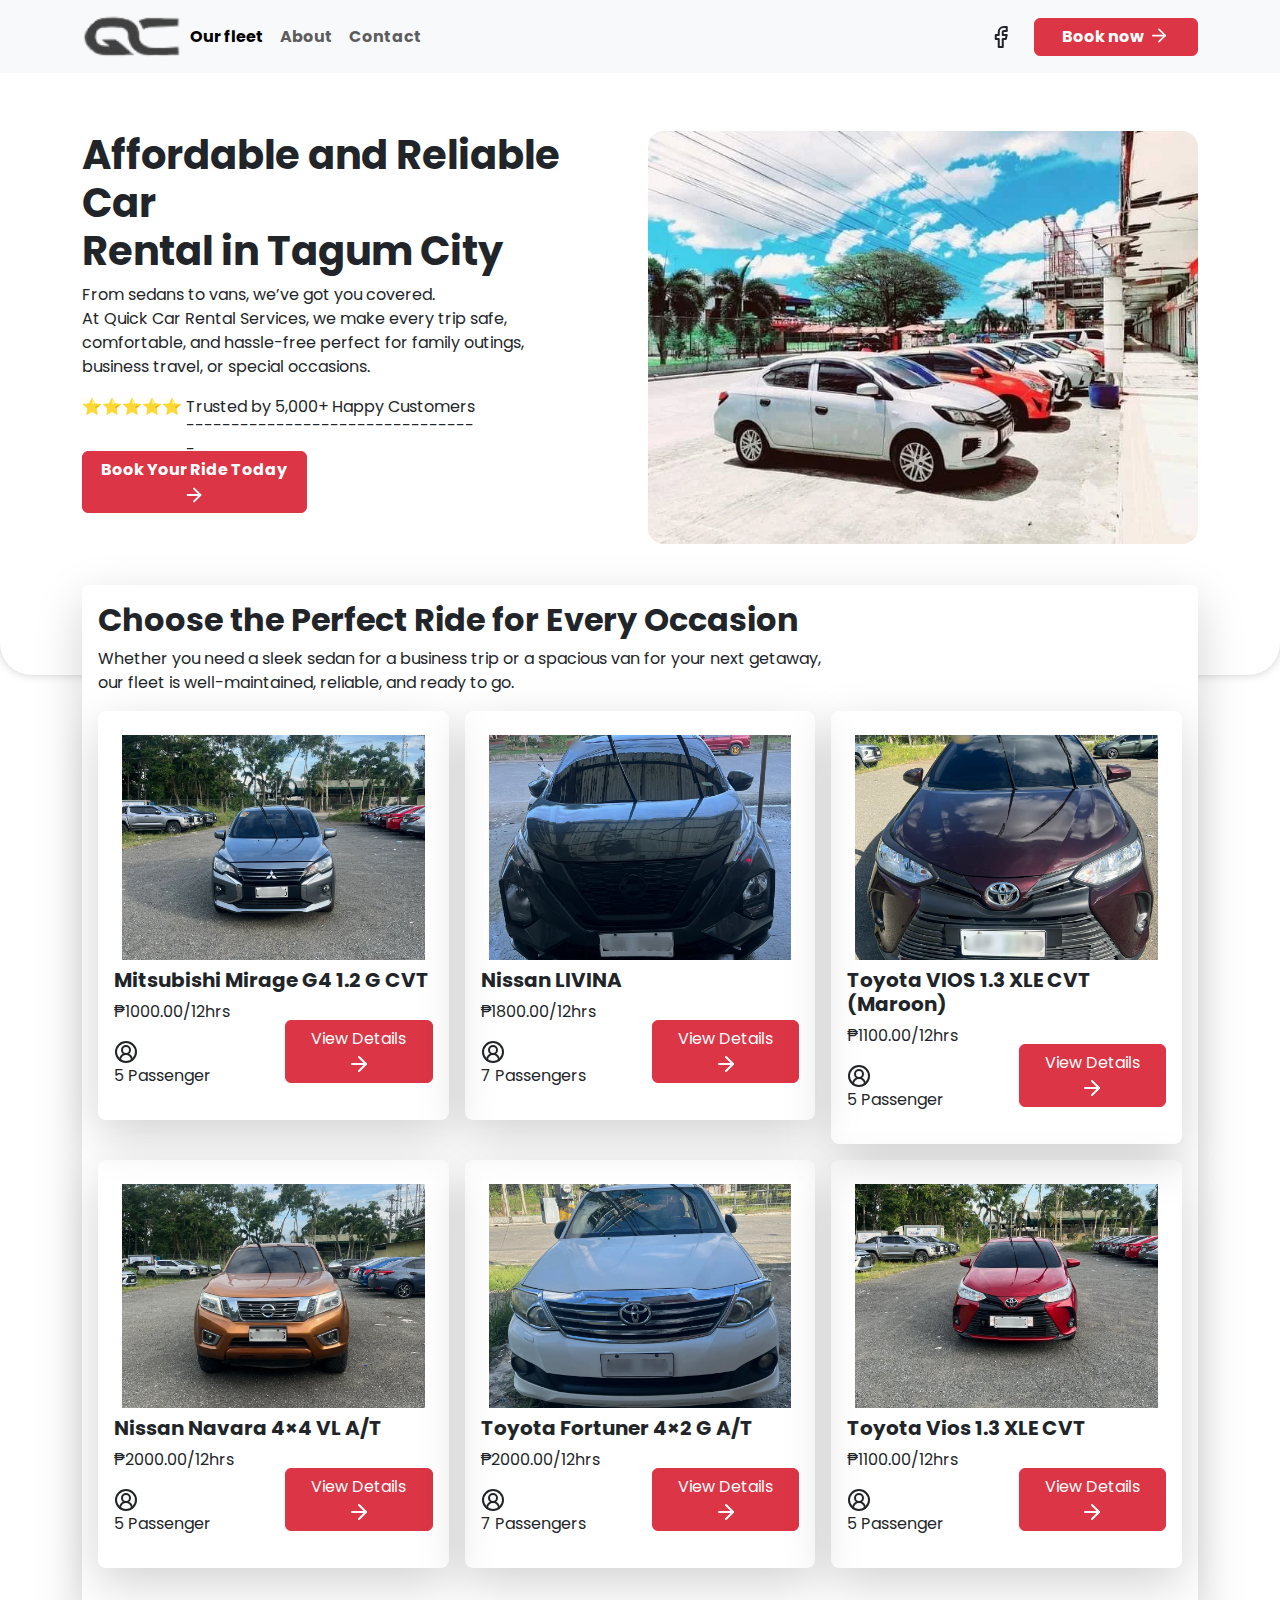
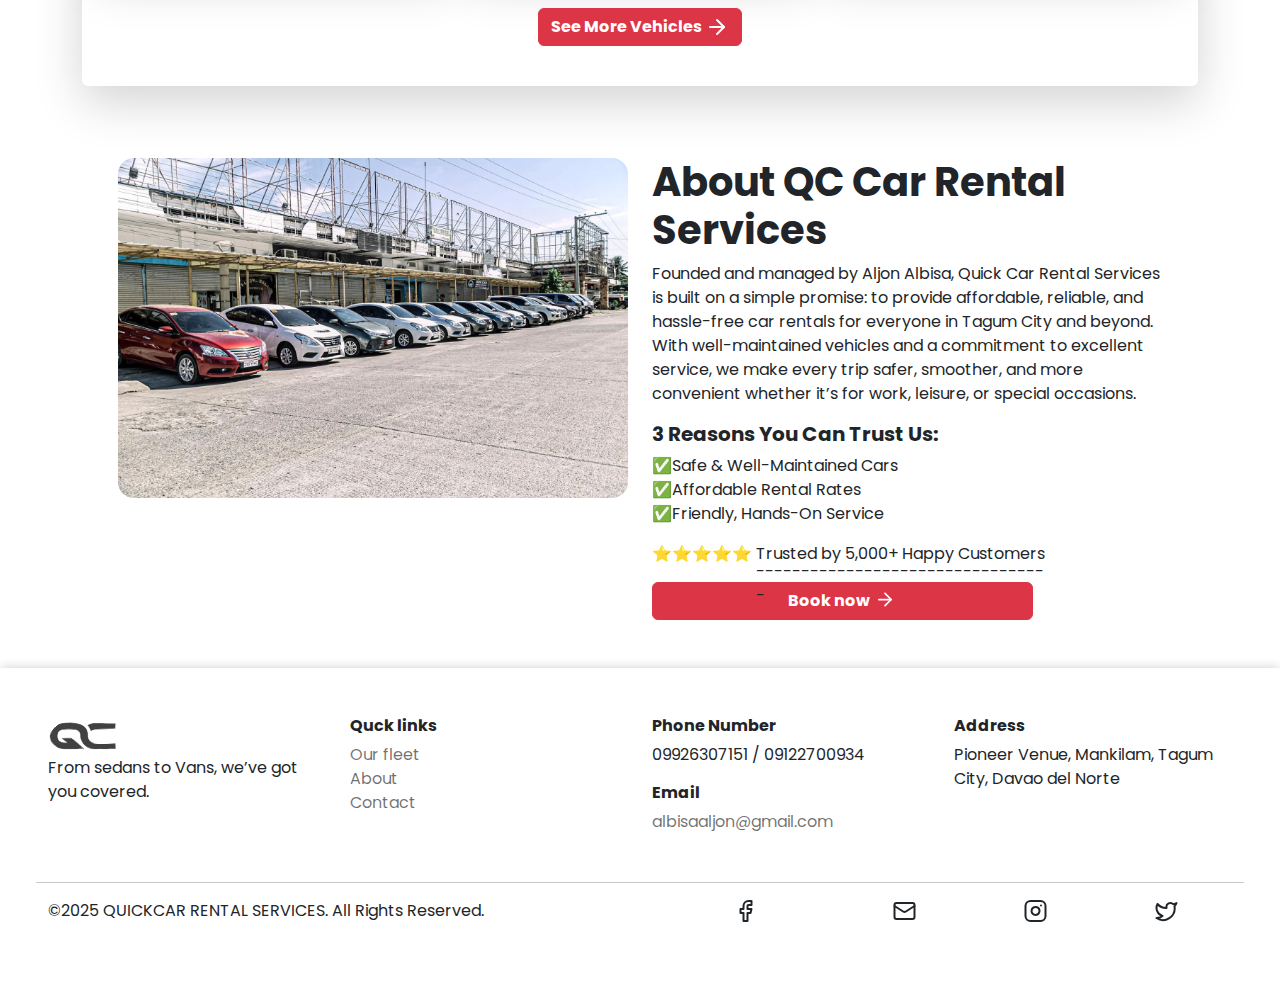
<file: index.html>
<!DOCTYPE html>
<html lang="en">

<head>
  <meta charset="UTF-8">
  <meta name="viewport" content="width=device-width, initial-scale=1.0">
  <link rel="icon" href="image/favi.png">
  <link rel="stylesheet" href="css/style.css">
  <link rel="stylesheet" href="css/bootstrap.min.css">
  <title>Quickcar</title>




</head>

<body>
  <nav class="navbar navbar-expand-lg bg-body-tertiary fixed-top" id="nav">
    <div class="container ">
      <a href="index.html"><img class="was-validated" src="image/logo-nav.png" alt="" id="logo"></a>
      <button class="navbar-toggler" type="button" data-bs-toggle="collapse" data-bs-target="#navbarSupportedContent"
        aria-controls="navbarSupportedContent" aria-expanded="false" aria-label="Toggle navigation">
        <span class="navbar-toggler-icon"></span>
      </button>
      <div class="collapse navbar-collapse" id="navbarSupportedContent">
        <ul class="navbar-nav me-auto mb-2 mb-lg-0 fw-bolder">
          <li class="nav-item ">
            <a class="nav-link active " aria-current="page" href="Our fleet.html">Our fleet</a>
          </li>
          <li class="nav-item">
            <a class="nav-link" href="about.html">About</a>
          </li>
          <li class="nav-item">
            <a class="nav-link" href="contact.html">Contact</a>
          </li>
        </ul>

        <div class="row g-2  ">

          <div class="col-lg-3 col-12 d-flex align-items-center ">
            <svg xmlns="http://www.w3.org/2000/svg" width="24" height="24" viewBox="0 0 24 24" fill="none"
              stroke="currentColor" stroke-width="2" stroke-linecap="round" stroke-linejoin="round"
              class="lucide lucide-facebook-icon lucide-facebook d-block">
              <path d="M18 2h-3a5 5 0 0 0-5 5v3H7v4h3v8h4v-8h3l1-4h-4V7a1 1 0 0 1 1-1h3z" />
            </svg>
          </div>
          <div class="col-lg-9 col-12 ">
            <a href="Our fleet.html" class="btn btn-danger w-100 fw-bold d-flex gap-1 justify-content-center"><span>Book now</span><svg xmlns="http://www.w3.org/2000/svg"
               width="22" height="21" viewBox="0 0 24 24" fill="none" stroke="currentColor" stroke-width="2" stroke-linecap="round"
                stroke-linejoin="round" class="lucide lucide-arrow-right-icon lucide-arrow-right"><path d="M5 12h14"/><path d="m12 5 7 7-7 7"/></svg></a>
          </div>

        </div>
      </div>
    </div>
  </nav>
  <main>

  <section class="rounded-bottom-5 position-relative" id="hero-section">

    <div class="container h-100 align-content-center">


      <div class="row g-3 flex-column-reverse flex-lg-row">

        <div class="col-lg-6 col-12 h-100 ">

          <div class="row">

            <div class="col-12">
              <h1 class="fs-1 fw-bolder" id="Best-car">Affordable and Reliable Car <br>
                Rental in Tagum City</h1>
              <p class="p" id="Sub-text">
                From sedans to vans, we’ve got you covered.
                <br> At Quick Car Rental Services, we make every trip safe, <br>
                comfortable, and hassle-free perfect for family outings, <br>
                business travel, or special occasions.
              </p>
              <p class="pha">
                ⭐⭐⭐⭐⭐ <span class="trusted">Trusted by 5,000+ Happy Customers </span>
              </p>
            </div>

            <div class="col-12">

              <div class="row g-2">

                <div class="col-lg-5 col-12 mt-4">
                  <a href="Our fleet.html" class="btn btn-danger w-100 fw-bold">Book Your Ride Today
                    <svg xmlns="http://www.w3.org/2000/svg" width="22" height="22" viewBox="0 0 24 24"
                     fill="none" stroke="currentColor" stroke-width="2" stroke-linecap="round" stroke-linejoin="round"
                      class="lucide lucide-arrow-right-icon lucide-arrow-right"><path d="M5 12h14"/><path d="m12 5 7 7-7 7"/></svg>
                  </a>
                </div>

              </div>
            </div>
          </div>
        </div>

        <div class="col-lg-6 col-12">

          <img class="img-fluid rounded-4" src="image/banners-1.webp" alt="">
        </div>
      </div>
    </div>
    
    
    </section>

    <section id="section-car">
      <div class="container-fluid position-absolute  " id="Ab-content">
      
      <div class="container">

        <div class="card border-0 shadow-lg">
          <div class="card-body">

              <h3 class="fs-2 fw-bold" id="Best-car">Choose the Perfect Ride for Every Occasion</h3>
          <p>Whether you need a sleek sedan for a business trip or a spacious van for your next getaway, <br>
             our fleet is well-maintained, reliable, and ready to go.</p>


          <div class="row g-3">

            <div class="col-lg-4 col-md-6 col-12">

              <div class="card-body shadow-lg rounded-3">
                 
                <img src="image/cars-1.webp" class="img-fluid p-2" alt="">
                <h6 class="fs-5 fw-bold">Mitsubishi Mirage G4 1.2 G CVT</h6>
                <div class="row">

                  <div class="col-lg-6 col-12">
                    <p>₱1000.00/12hrs</p>

            <div class="col-lg-6 col-12 d-flex align-items-center ">
            <svg xmlns="http://www.w3.org/2000/svg"
             width="24" height="24" viewBox="0 0 24 24" fill="none" stroke="currentColor"
              stroke-width="2" stroke-linecap="round" stroke-linejoin="round"
               class="lucide lucide-circle-user-round-icon lucide-circle-user-round">
               <path d="M18 20a6 6 0 0 0-12 0"/><circle cx="12" cy="10" r="4"/><circle cx="12" cy="12" r="10"/></svg>
          </div>
                    <p>5 Passenger</p>
                  </div>
                   <div class="col-lg-6 col-12 d-flex align-items-center">
                    <a href="" class="btn btn-danger w-100"> View Details
                      <svg xmlns="http://www.w3.org/2000/svg" width="24" height="24"
                       viewBox="0 0 24 24" fill="none" stroke="currentColor" stroke-width="2"
                        stroke-linecap="round" stroke-linejoin="round" class="lucide lucide-arrow-right-icon lucide-arrow-right">
                        <path d="M5 12h14"/><path d="m12 5 7 7-7 7"/></svg>
                    </a>
                   </div>
                </div>
              </div>
            </div>
             <div class="col-lg-4 col-md-6 col-12">

              <div class="card-body shadow-lg rounded-3">
                 
                <img src="image/cars-2.webp" class="img-fluid p-2" alt="">
                <h6 class="fs-5 fw-bold">Nissan LIVINA</h6>
                <div class="row">

                  <div class="col-lg-6 col-12 rounded-3">
                    <p>₱1800.00/12hrs</p>
                    <div class="col-lg-3 col-12 d-flex align-items-center ">
           <svg xmlns="http://www.w3.org/2000/svg"
             width="24" height="24" viewBox="0 0 24 24" fill="none" stroke="currentColor"
              stroke-width="2" stroke-linecap="round" stroke-linejoin="round"
               class="lucide lucide-circle-user-round-icon lucide-circle-user-round">
               <path d="M18 20a6 6 0 0 0-12 0"/><circle cx="12" cy="10" r="4"/><circle cx="12" cy="12" r="10"/></svg>
          </div>
                    <p>7 Passengers</p>
                  </div>
                   <div class="col-lg-6 col-12 d-flex align-items-center">
                    <a href="" class="btn btn-danger w-100"> View Details
                       <svg xmlns="http://www.w3.org/2000/svg" width="24" height="24"
                       viewBox="0 0 24 24" fill="none" stroke="currentColor" stroke-width="2"
                        stroke-linecap="round" stroke-linejoin="round" class="lucide lucide-arrow-right-icon lucide-arrow-right">
                        <path d="M5 12h14"/><path d="m12 5 7 7-7 7"/></svg>
                    </a>
                   </div>
                </div>
              </div>
            </div>
             <div class="col-lg-4 col-md-6 col-12 ">

              <div class="card-body shadow-lg rounded-3">
                 
                <img src="image/cars-3.webp" class="img-fluid p-2" alt="">
                <h6 class="fs-5 fw-bold">Toyota VIOS 1.3 XLE CVT (Maroon)</h6>
                <div class="row">

                  <div class="col-lg-6 col-12">
                    <p>₱1100.00/12hrs</p>
                    <div class="col-lg-3 col-12 d-flex align-items-center ">
            <svg xmlns="http://www.w3.org/2000/svg"
             width="24" height="24" viewBox="0 0 24 24" fill="none" stroke="currentColor"
              stroke-width="2" stroke-linecap="round" stroke-linejoin="round"
               class="lucide lucide-circle-user-round-icon lucide-circle-user-round">
               <path d="M18 20a6 6 0 0 0-12 0"/><circle cx="12" cy="10" r="4"/><circle cx="12" cy="12" r="10"/></svg>
          </div>
                    <p>5 Passenger</p>
                  </div>
                   <div class="col-lg-6 col-12 d-flex align-items-center">
                    <a href="" class="btn btn-danger w-100"> View Details
                       <svg xmlns="http://www.w3.org/2000/svg" width="24" height="24"
                       viewBox="0 0 24 24" fill="none" stroke="currentColor" stroke-width="2"
                        stroke-linecap="round" stroke-linejoin="round" class="lucide lucide-arrow-right-icon lucide-arrow-right">
                        <path d="M5 12h14"/><path d="m12 5 7 7-7 7"/></svg>
                    </a>
                   </div>
                </div>
              </div>
            </div>
             <div class="col-lg-4 col-md-6 col-12 ">

              <div class="card-body shadow-lg rounded-3">
                 
                <img src="image/cars-4.webp" class="img-fluid p-2" alt="">
                <h6 class="fs-5 fw-bold">Nissan Navara 4×4 VL A/T</h6>
                <div class="row ">

                  <div class="col-lg-6 col-12">
                    <p>₱2000.00/12hrs</p>
                    <div class="col-lg-3 col-12 d-flex align-items-center ">
            <svg xmlns="http://www.w3.org/2000/svg"
             width="24" height="24" viewBox="0 0 24 24" fill="none" stroke="currentColor"
              stroke-width="2" stroke-linecap="round" stroke-linejoin="round"
               class="lucide lucide-circle-user-round-icon lucide-circle-user-round">
               <path d="M18 20a6 6 0 0 0-12 0"/><circle cx="12" cy="10" r="4"/><circle cx="12" cy="12" r="10"/></svg>
          </div>
                    <p>5 Passenger</p>
                  </div>
                   <div class="col-lg-6 col-12 d-flex align-items-center">
                    <a href="" class="btn btn-danger w-100"> View Details
                       <svg xmlns="http://www.w3.org/2000/svg" width="24" height="24"
                       viewBox="0 0 24 24" fill="none" stroke="currentColor" stroke-width="2"
                        stroke-linecap="round" stroke-linejoin="round" class="lucide lucide-arrow-right-icon lucide-arrow-right">
                        <path d="M5 12h14"/><path d="m12 5 7 7-7 7"/></svg>
                    </a>
                   </div>
                </div>
              </div>
            </div>
             <div class="col-lg-4 col-md-6 col-12">

              <div class="card-body shadow-lg  rounded-3">
                 
                <img src="image/cars-5.webp" class="img-fluid p-2" alt="">
                <h6 class="fs-5 fw-bold">Toyota Fortuner 4×2 G A/T</h6>
                <div class="row">

                  <div class="col-lg-6 col-12">
                    <p>₱2000.00/12hrs</p>
                    <div class="col-lg-3 col-12 d-flex align-items-center ">
            <svg xmlns="http://www.w3.org/2000/svg"
             width="24" height="24" viewBox="0 0 24 24" fill="none" stroke="currentColor"
              stroke-width="2" stroke-linecap="round" stroke-linejoin="round"
               class="lucide lucide-circle-user-round-icon lucide-circle-user-round">
               <path d="M18 20a6 6 0 0 0-12 0"/><circle cx="12" cy="10" r="4"/><circle cx="12" cy="12" r="10"/></svg>
          </div>
                    <p>7 Passengers</p>
                  </div>
                   <div class="col-lg-6 col-12 d-flex align-items-center">
                    <a href="" class="btn btn-danger w-100"> View Details
                       <svg xmlns="http://www.w3.org/2000/svg" width="24" height="24"
                       viewBox="0 0 24 24" fill="none" stroke="currentColor" stroke-width="2"
                        stroke-linecap="round" stroke-linejoin="round" class="lucide lucide-arrow-right-icon lucide-arrow-right">
                        <path d="M5 12h14"/><path d="m12 5 7 7-7 7"/></svg>
                    </a>
                   </div>
                </div>
              </div>
            </div>
             <div class="col-lg-4 col-md-6 col-12 ">

              <div class="card-body shadow-lg rounded-3">
                 
                <img src="image/cars-6.webp" class="img-fluid p-2" alt="">
                <h6 class="fs-5 fw-bold">Toyota Vios 1.3 XLE CVT</h6>
                <div class="row">

                  <div class="col-lg-6 col-12">
                    <p>₱1100.00/12hrs</p>
                    <div class="col-lg-3 col-12 d-flex align-items-center ">
            <svg xmlns="http://www.w3.org/2000/svg"
             width="24" height="24" viewBox="0 0 24 24" fill="none" stroke="currentColor"
              stroke-width="2" stroke-linecap="round" stroke-linejoin="round"
               class="lucide lucide-circle-user-round-icon lucide-circle-user-round">
               <path d="M18 20a6 6 0 0 0-12 0"/><circle cx="12" cy="10" r="4"/><circle cx="12" cy="12" r="10"/></svg>
          </div>
                    <p>5 Passenger</p>
                  </div>
                   <div class="col-lg-6 col-12 d-flex align-items-center">
                    <a href="" class="btn btn-danger w-100"> View Details
                       <svg xmlns="http://www.w3.org/2000/svg" width="24" height="24"
                       viewBox="0 0 24 24" fill="none" stroke="currentColor" stroke-width="2"
                        stroke-linecap="round" stroke-linejoin="round" class="lucide lucide-arrow-right-icon lucide-arrow-right">
                        <path d="M5 12h14"/><path d="m12 5 7 7-7 7"/></svg>
                    </a>
                   </div>
                </div>
              </div>
            </div>
            
             
            
             <div class="col-lg-12 col-12 d-flex align-items-center justify-content-center p-4 ">
                    <a href="Our fleet.html" class="btn btn-danger  fw-bold d-block ">See More Vehicles
                       <svg xmlns="http://www.w3.org/2000/svg" width="24" height="24"
                       viewBox="0 0 24 24" fill="none" stroke="currentColor" stroke-width="2"
                        stroke-linecap="round" stroke-linejoin="round" class="lucide lucide-arrow-right-icon lucide-arrow-right">
                        <path d="M5 12h14"/><path d="m12 5 7 7-7 7"/></svg>
                    </a>
                   </div>
             
          </div>
          
      </div>
          </div>


        </div>

    </div>
    </section>

    <section>

      
      <div class="container p-5">

          <div class="row">

           

            <div class="col-lg-6 col-12">

             <img src="image/banners-2.webp" alt="" class="img-fluid  rounded-4 ">

              </div>

               <div class="col-lg-6 col-12">
              <h1 class="fs-1 fw-bolder" id="Best-car">About QC Car Rental Services</h1>
              <p class="p" id="Sub-text">
                Founded and managed by Aljon Albisa,
                 Quick Car Rental Services is built on a simple promise: 
                 to provide affordable, reliable, and hassle-free car
                  rentals for everyone in Tagum City and beyond. With well-maintained
                   vehicles and a commitment to excellent service, we make every trip safer,
                    smoother, and more convenient whether it’s for work, leisure, or special occasions.
              </p>
              <h5 class="fs-5 fw-bolder" >3 Reasons You Can Trust Us:</h5>
              <p>✅Safe & Well-Maintained Cars <br>
                ✅Affordable Rental Rates <br>
                ✅Friendly, Hands-On Service</p>
                <p class="pha">
                ⭐⭐⭐⭐⭐ <span class="trusted">Trusted by 5,000+ Happy Customers </span>
              </p>
              <div class="col-12">

              <div class="row g-2">

                <div class="col-lg-9 col-12 ">
            <a href="Our fleet.html" class="btn btn-danger w-100 fw-bold d-flex gap-1 justify-content-center"><span>Book now</span><svg xmlns="http://www.w3.org/2000/svg"
               width="22" height="21" viewBox="0 0 24 24" fill="none" stroke="currentColor" stroke-width="2" stroke-linecap="round"
                stroke-linejoin="round" class="lucide lucide-arrow-right-icon lucide-arrow-right"><path d="M5 12h14"/><path d="m12 5 7 7-7 7"/></svg></a>
          </div>

              </div>
            </div>
            </div>
            
            </div>
          </div>
      </div>
    </section>






   
  </main>
  <section>
    <div class="container-fluid p-5" id="footer">
      <div class="row">
        <div class="col-lg-3 col-md-6 col-12">
          <img class="w-25" src="image/logo-nav.png" alt="">
          <p>From sedans to Vans, we’ve got you covered.</p>
        </div>
        <div class="col-lg-3 col-md-6 col-12">
          <div class="col"><h6 class="fw-bold">Quck links</h6></div>
          <div class="col"><a href="Our fleet.html">Our fleet</a></div>
          <div class="col"><a href="about.html">About</a></div>
         <div class="col"> <a href="contact.html">Contact</a></div>
        </div>
        <div class="col-lg-3 col-md-6 col-12">
           <div class="col"><h6 class="fw-bold">Phone Number</h6></div>
           <p>09926307151 / 09122700934</p>
           <div class="col"><h6 class="fw-bold">Email</h6></div>
           <div class="col"><a href="">albisaaljon@gmail.com</a></div>
        </div>
        <div class="col-lg-3 col-md-6 col-12">
          <div class="col"><h6 class="fw-bold">Address</h6></div>
          <p> Pioneer Venue, Mankilam, Tagum City, Davao del Norte</p>
        </div>
        <div class="col-12 mt-5">
          <div class="row">
            <hr>
            <div class="col-lg-6">
             
      <p>©2025 QUICKCAR RENTAL SERVICES. All Rights Reserved.</p>
            </div>
            <div class="col-lg-6 text-dark d-flex justify-content-lg-end">

               <svg xmlns="http://www.w3.org/2000/svg" width="24" height="24" viewBox="0 0 24 24" fill="none"
              stroke="currentColor" stroke-width="2" stroke-linecap="round" stroke-linejoin="round"
              class="lucide lucide-facebook-icon lucide-facebook d-block flex-grow-1">
              <path d="M18 2h-3a5 5 0 0 0-5 5v3H7v4h3v8h4v-8h3l1-4h-4V7a1 1 0 0 1 1-1h3z" />
            </svg>
            
              <svg xmlns="http://www.w3.org/2000/svg"
               width="24" height="24" viewBox="0 0 24 24"
                fill="none" stroke="currentColor" stroke-width="2" stroke-linecap="round"
                 stroke-linejoin="round" class="lucide lucide-mail-icon lucide-mail flex-grow-1">
                 <path d="m22 7-8.991 5.727a2 2 0 0 1-2.009 0L2 7"/><rect x="2" y="4" width="20" height="16" rx="2"/></svg>

                 
                    
                      <svg xmlns="http://www.w3.org/2000/svg"
                       width="24" height="24" viewBox="0 0 24 24" fill="none" stroke="currentColor"
                        stroke-width="2" stroke-linecap="round" stroke-linejoin="round" 
                        class="lucide lucide-instagram-icon lucide-instagram flex-grow-1">
                        <rect width="20" height="20" x="2" y="2" rx="5" ry="5"/>
                        <path d="M16 11.37A4 4 0 1 1 12.63 8 4 4 0 0 1 16 11.37z"/><line x1="17.5" x2="17.51" y1="6.5" y2="6.5"/></svg>


                        <svg xmlns="http://www.w3.org/2000/svg"
                     width="24" height="24" viewBox="0 0 24 24" fill="none" stroke="currentColor"
                      stroke-width="2" stroke-linecap="round" stroke-linejoin="round" 
                      class="lucide lucide-twitter-icon lucide-twitter flex-grow-1">
                      <path d="M22 4s-.7 2.1-2 3.4c1.6 10-9.4 17.3-18 11.6 2.2.1 4.4-.6 6-2C3 15.5.5 9.6 3 5c2.2 2.6 5.6 4.1 9 4-.9-4.2 4-6.6 7-3.8 1.1 0 3-1.2 3-1.2z"/></svg>

               
            </div>
          </div>
          
        </div>
      </div>
      
    </div>
  </section>

  <script src="js/bootstrap.bundle.js"></script>
</body>

</html>
</file>
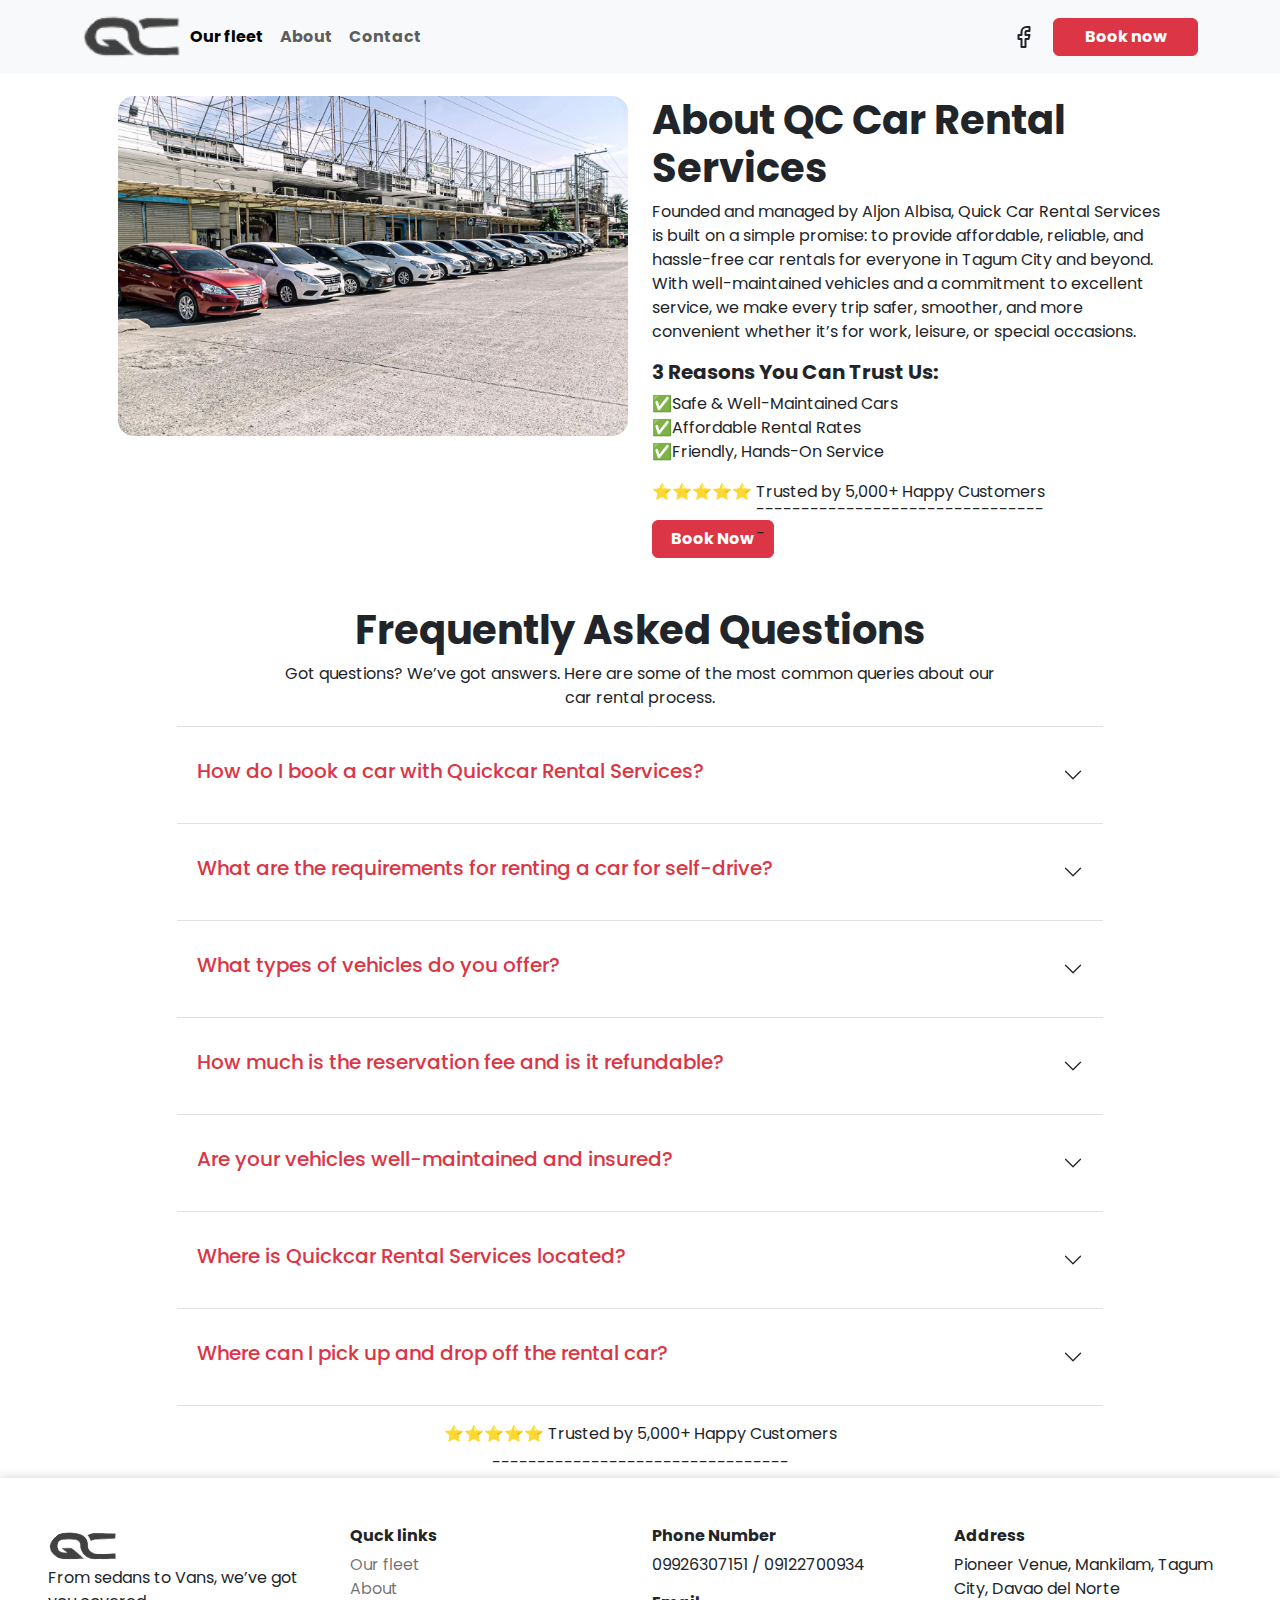
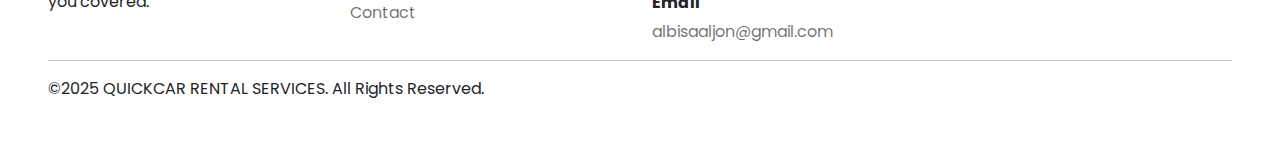
<file: about.html>
<!DOCTYPE html>
<html lang="en">
<head>
    <meta charset="UTF-8">
    <meta name="viewport" content="width=device-width, initial-scale=1.0">
    <link rel="stylesheet" href="css/style.css">
  <link rel="stylesheet" href="css/bootstrap.min.css">
    <title>About</title>
</head>
<body>

    <nav class="navbar navbar-expand-lg bg-body-tertiary fixed-top" id="nav">
    <div class="container ">
      <a href="index.html"><img class="was-validated" src="image/logo-nav.png" alt="" id="logo"></a>
      <button class="navbar-toggler" type="button" data-bs-toggle="collapse" data-bs-target="#navbarSupportedContent"
        aria-controls="navbarSupportedContent" aria-expanded="false" aria-label="Toggle navigation">
        <span class="navbar-toggler-icon"></span>
      </button>
      <div class="collapse navbar-collapse" id="navbarSupportedContent">
        <ul class="navbar-nav me-auto mb-2 mb-lg-0 fw-bolder">
          <li class="nav-item ">
            <a class="nav-link active " aria-current="page" href="Our fleet.html">Our fleet</a>
          </li>
          <li class="nav-item">
            <a class="nav-link" href="about.html">About</a>
          </li>
          <li class="nav-item">
            <a class="nav-link" href="contact.html">Contact</a>
          </li>
        </ul>

        <div class="row g-2  ">

          <div class="col-lg-3 col-12 d-flex align-items-center ">
            <svg xmlns="http://www.w3.org/2000/svg" width="24" height="24" viewBox="0 0 24 24" fill="none"
              stroke="currentColor" stroke-width="2" stroke-linecap="round" stroke-linejoin="round"
              class="lucide lucide-facebook-icon lucide-facebook d-block">
              <path d="M18 2h-3a5 5 0 0 0-5 5v3H7v4h3v8h4v-8h3l1-4h-4V7a1 1 0 0 1 1-1h3z" />
            </svg>
          </div>
          <div class="col-lg-9 col-12 ">
            <a href="Our fleet.html" class="btn btn-danger w-100 fw-bold ">Book now</a>
          </div>

        </div>
      </div>
    </div>
  </nav>
    <main>
        <section>

      
      <div class="container p-5 mt-5">

          <div class="row">

           

            <div class="col-lg-6 col-12">

             <img src="image/banners-2.webp" alt="" class="img-fluid  rounded-4 ">

              </div>

               <div class="col-lg-6 col-12">
              <h1 class="fs-1 fw-bolder" id="Best-car">About QC Car Rental Services</h1>
              <p class="p" id="Sub-text">
                Founded and managed by Aljon Albisa,
                 Quick Car Rental Services is built on a simple promise: 
                 to provide affordable, reliable, and hassle-free car
                  rentals for everyone in Tagum City and beyond. With well-maintained
                   vehicles and a commitment to excellent service, we make every trip safer,
                    smoother, and more convenient whether it’s for work, leisure, or special occasions.
              </p>
              <h5 class="fs-5 fw-bolder" >3 Reasons You Can Trust Us:</h5>
              <p>✅Safe & Well-Maintained Cars <br>
                ✅Affordable Rental Rates <br>
                ✅Friendly, Hands-On Service</p>
                <p>
                ⭐⭐⭐⭐⭐ <span class="trusted">Trusted by 5,000+ Happy Customers</span>
              </p>
              <div class="col-12">

              <div class="row g-2">

                <div class="col-lg-3 col-12">
                  <a href="Our fleet.html" class="btn btn-danger w-100 fw-bold">Book Now</a>
                </div>

              </div>
            </div>
            </div>
            
            </div>
          </div>
      </div>
    </section>
    <section>

                     <!-- FAQ 3 - Bootstrap Brain Component -->

  <div class="container">
    <div class="row justify-content-md-center">
      <div class="col-12 col-md-10 col-lg-8 ">
        <h1 class="fs-1 fw-bolder text-center" id="Best-car">Frequently Asked Questions</h1>
        <p class="text-center">Got questions? We’ve got answers. Here are some of the most common queries about our car rental process. </p>
      </div>
    </div>
  </div>
  <!-- FAQs: My Account -->
  <div class="mb-8">
    <div class="container">
      <div class="row justify-content-center">
       
        <div class="col-11 col-xl-10">
          <div class="accordion accordion-flush" id="faqAccount">
            <div class="accordion-item bg-transparent border-top border-bottom py-3">
              <h2 class="accordion-header" id="faqAccountHeading1">
                <button class="accordion-button collapsed bg-transparent fw-bold shadow-none link-danger" type="button" data-bs-toggle="collapse" data-bs-target="#faqAccountCollapse1" aria-expanded="false" aria-controls="faqAccountCollapse1">
                  <h5>How do I book a car with Quickcar Rental Services?</h5>
                </button>
              </h2>
              <div id="faqAccountCollapse1" class="accordion-collapse collapse" aria-labelledby="faqAccountHeading1">
                <div class="accordion-body">
                  <p>An account is a personal or organizational record that allows you to access and manage various services, often requiring authentication through a username and password.</p>
                </div>
              </div>
            </div>


            <div class="accordion-item bg-transparent border-bottom py-3">
              <h2 class="accordion-header" id="faqAccountHeading2">
                <button class="accordion-button collapsed bg-transparent fw-bold shadow-none link-danger" type="button" data-bs-toggle="collapse" data-bs-target="#faqAccountCollapse2" aria-expanded="false" aria-controls="faqAccountCollapse2">
                  <h5>What are the requirements for renting a car for self-drive?</h5>
                </button>
              </h2>
              <div id="faqAccountCollapse2" class="accordion-collapse collapse" aria-labelledby="faqAccountHeading2">
                <div class="accordion-body">
                  <p>To create an account, visit the website or application and look for a "Sign Up" or "Create Account" button. Follow the instructions to enter your information and create a username and password.</p>
                </div>
              </div>
            </div>


            <div class="accordion-item bg-transparent border-bottom py-3">
              <h2 class="accordion-header" id="faqAccountHeading3">
                <button class="accordion-button collapsed bg-transparent fw-bold shadow-none link-danger" type="button" data-bs-toggle="collapse" data-bs-target="#faqAccountCollapse3" aria-expanded="false" aria-controls="faqAccountCollapse3">
                  <h5>What types of vehicles do you offer?</h5>
                </button>
              </h2>
              <div id="faqAccountCollapse3" class="accordion-collapse collapse" aria-labelledby="faqAccountHeading3">
                <div class="accordion-body">
                  <p>To secure your account, use a robust and unique password, enable two-factor authentication if available, and be cautious about sharing your login information. Regularly update your password and avoid using easily guessable information like birthdays or names.</p>
                </div>
              </div>
            </div>


            <div class="accordion-item bg-transparent border-bottom py-3">
              <h2 class="accordion-header" id="faqAccountHeading4">
                <button class="accordion-button collapsed bg-transparent fw-bold shadow-none link-danger" type="button" data-bs-toggle="collapse" data-bs-target="#faqAccountCollapse4" aria-expanded="false" aria-controls="faqAccountCollapse4">
                 <h5>How much is the reservation fee and is it refundable?</h5>
                </button>
              </h2>
              <div id="faqAccountCollapse4" class="accordion-collapse collapse" aria-labelledby="faqAccountHeading4">
                <div class="accordion-body">
                  <p>If you forget your password, most websites and services offer a "Forgot Password" or "Reset Password" option. Follow the steps to reset your password, often involving an email or SMS verification.</p>
                </div>
              </div>
            </div>


            <div class="accordion-item bg-transparent border-bottom py-3">
              <h2 class="accordion-header" id="faqAccountHeading5">
                <button class="accordion-button collapsed bg-transparent fw-bold shadow-none link-danger" type="button" data-bs-toggle="collapse" data-bs-target="#faqAccountCollapse5" aria-expanded="false" aria-controls="faqAccountCollapse5">
                 <h5>Are your vehicles well-maintained and insured?</h5>
                </button>
              </h2>
              <div id="faqAccountCollapse5" class="accordion-collapse collapse" aria-labelledby="faqAccountHeading5">
                <div class="accordion-body">
                  <p>If you suspect your account has been compromised, change your password immediately. Contact the service provider for further assistance, and consider enabling two-factor authentication for added security.</p>
                </div>
              </div>
            </div>


            <div class="accordion-item bg-transparent border-bottom py-3">
              <h2 class="accordion-header" id="faqAccountHeading6">
                <button class="accordion-button collapsed bg-transparent fw-bold shadow-none link-danger" type="button" data-bs-toggle="collapse" data-bs-target="#faqAccountCollapse6" aria-expanded="false" aria-controls="faqAccountCollapse6">
                 <h5>Where is Quickcar Rental Services located?</h5>
                </button>
              </h2>
              <div id="faqAccountCollapse6" class="accordion-collapse collapse" aria-labelledby="faqAccountHeading6">
                <div class="accordion-body">
                  <p>If you suspect your account has been compromised, change your password immediately. Contact the service provider for further assistance, and consider enabling two-factor authentication for added security.</p>
                </div>
              </div>
            </div>


            <div class="accordion-item bg-transparent border-bottom py-3">
              <h2 class="accordion-header" id="faqAccountHeading7">
                <button class="accordion-button collapsed bg-transparent fw-bold shadow-none link-danger" type="button" data-bs-toggle="collapse" data-bs-target="#faqAccountCollapse7" aria-expanded="false" aria-controls="faqAccountCollapse7">
                 <h5>Where can I pick up and drop off the rental car?</h5>
                </button>
              </h2>
              <div id="faqAccountCollapse7" class="accordion-collapse collapse" aria-labelledby="faqAccountHeading7">
                <div class="accordion-body">
                  <p>If you suspect your account has been compromised, change your password immediately. Contact the service provider for further assistance, and consider enabling two-factor authentication for added security.</p>
                </div>
              </div>
            </div>


          </div>
        </div>
      </div>
    </div>
  </div>

             <p class="text-center p-3 trusted">
                ⭐⭐⭐⭐⭐ <span>Trusted by 5,000+ Happy Customers</span>
              </p>
            
        
        <section>
    <div class="container-fluid p-5" id="footer">
      <div class="row">
        <div class="col-lg-3 col-md-6 col-12">
          <img class="w-25" src="image/logo-nav.png" alt="">
          <p>From sedans to Vans, we’ve got you covered.</p>
        </div>
        <div class="col-lg-3 col-md-6 col-12">
          <div class="col"><h6 class="fw-bold">Quck links</h6></div>
          <div class="col"><a href="Our fleet.html">Our fleet</a></div>
          <div class="col"><a href="about.html">About</a></div>
         <div class="col"> <a href="contact.html">Contact</a></div>
        </div>
        <div class="col-lg-3 col-md-6 col-12">
           <div class="col"><h6 class="fw-bold">Phone Number</h6></div>
           <p>09926307151 / 09122700934</p>
           <div class="col"><h6 class="fw-bold">Email</h6></div>
           <div class="col"><a href="">albisaaljon@gmail.com</a></div>
        </div>
        <div class="col-lg-3 col-md-6 col-12">
          <div class="col"><h6 class="fw-bold">Address</h6></div>
          <p> Pioneer Venue, Mankilam, Tagum City, Davao del Norte</p>
        </div>
        
      </div>
      <hr>
      <p>©2025 QUICKCAR RENTAL SERVICES. All Rights Reserved.</p>
    </div>
  </section>
        
    </section>

    </main>
    
  <script src="js/bootstrap.bundle.js"></script>
</body>

</html>
</file>
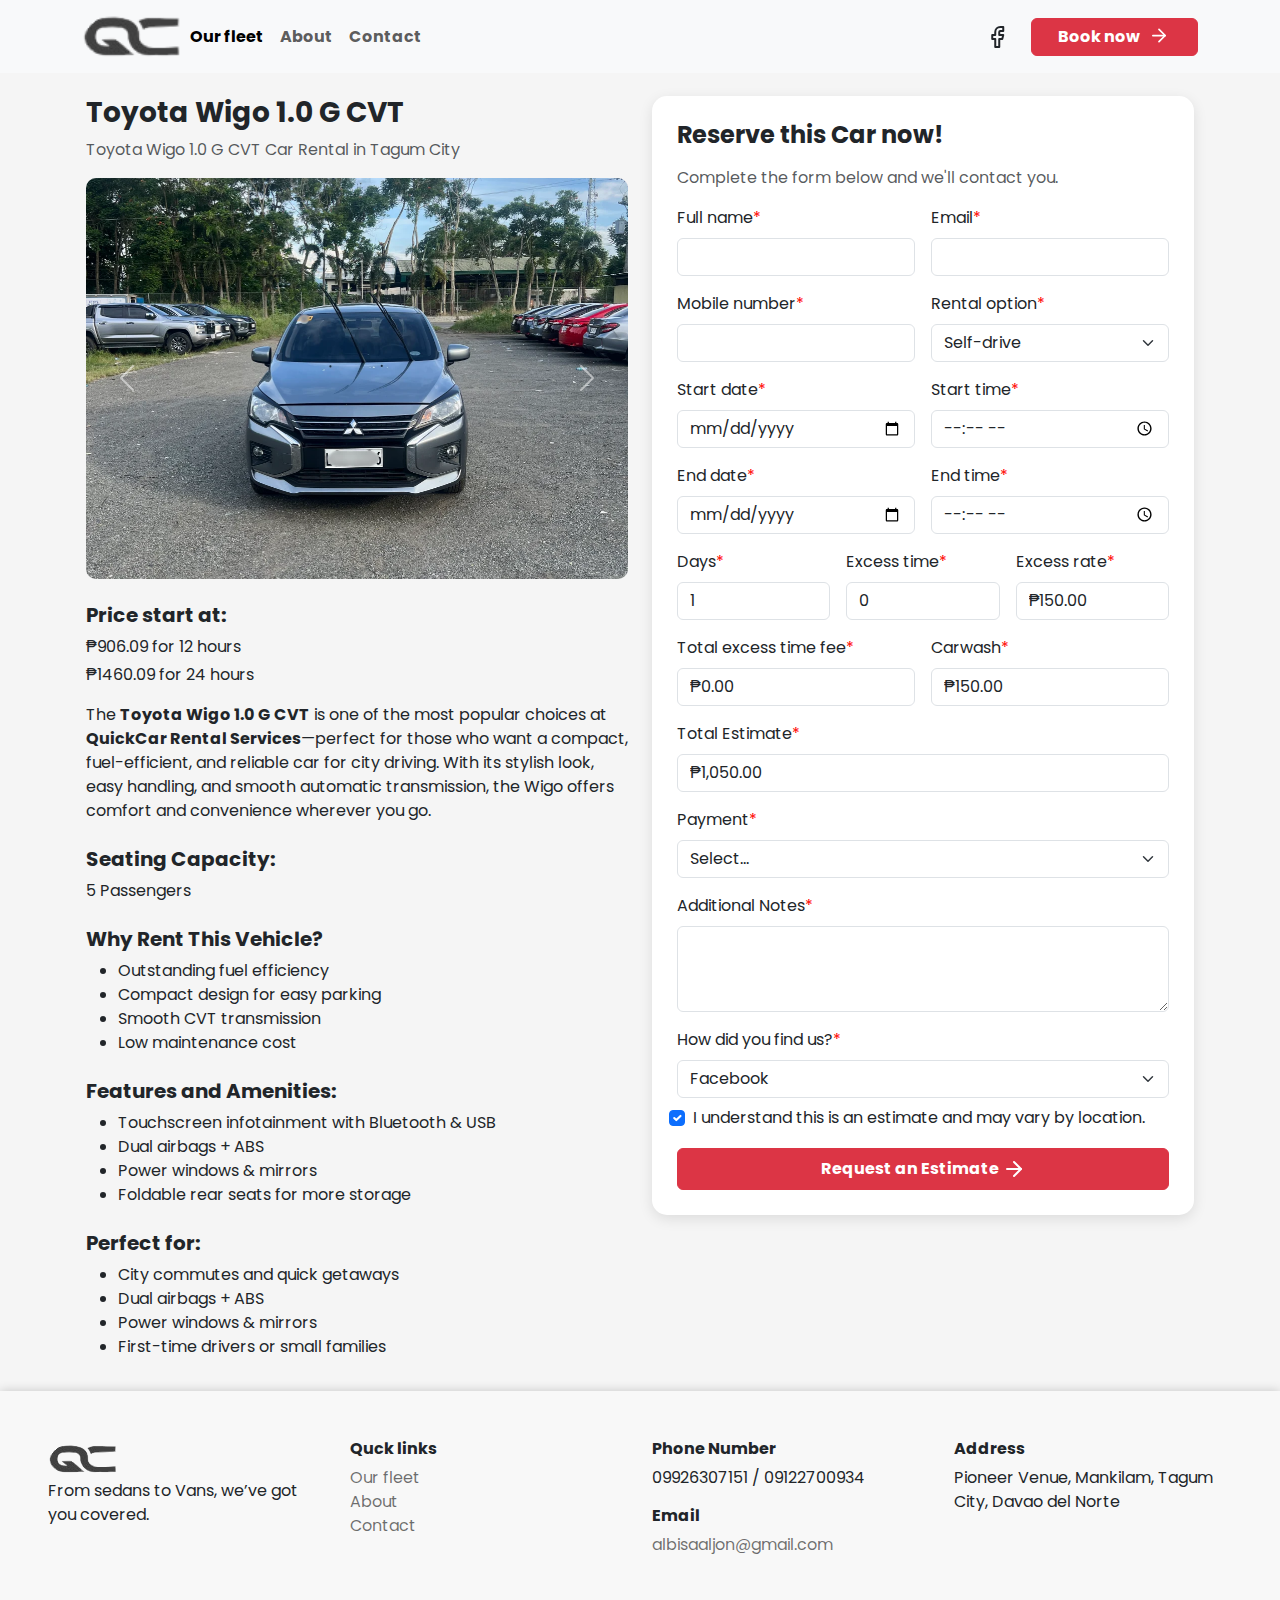
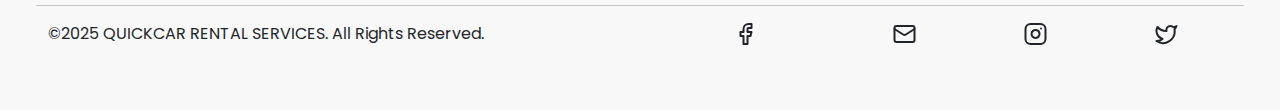
<file: book.html>
<!DOCTYPE html>
<html lang="en">
<head>
    <meta charset="UTF-8">
    <meta name="viewport" content="width=device-width, initial-scale=1.0">
    <link rel="icon" href="image/favi.png">
    <link rel="stylesheet" href="css/style.css">
  <link rel="stylesheet" href="css/bootstrap.min.css">
  
    <title>Ourfleet</title>
  <style>
    body {
      background: #f5f5f5;
    }
    .car-img {
      border-radius: 10px;
      overflow: hidden;
    }
    .info-card {
      background: #ffffff;
      padding: 25px;
      border-radius: 15px;
      box-shadow: 0px 4px 14px rgba(0,0,0,0.1);
    }
  </style>

</head>
<body>
 <nav class="navbar navbar-expand-lg bg-body-tertiary fixed-top" id="nav">
    <div class="container ">
      <a class="was-validated"  href="index.html"><img class="was-validated" src="image/logo-nav.png" alt="" id="logo"></a>
      <button class="navbar-toggler" type="button" data-bs-toggle="collapse" data-bs-target="#navbarSupportedContent"
        aria-controls="navbarSupportedContent" aria-expanded="false" aria-label="Toggle navigation">
        <span class="navbar-toggler-icon"></span>
      </button>
      <div class="collapse navbar-collapse" id="navbarSupportedContent">
        <ul class="navbar-nav me-auto mb-2 mb-lg-0 fw-bolder">
          <li class="nav-item ">
            <a class="nav-link active " aria-current="page" href="Our fleet.html">Our fleet</a>
          </li>
          <li class="nav-item">
            <a class="nav-link" href="about.html">About</a>
          </li>
          <li class="nav-item">
            <a class="nav-link" href="about.html">Contact</a>
          </li>
        </ul>

        <div class="row g-2  ">

          <div class="col-lg-3 col-12 d-flex align-items-center ">
            <svg xmlns="http://www.w3.org/2000/svg" width="24" height="24" viewBox="0 0 24 24" fill="none"
              stroke="currentColor" stroke-width="2" stroke-linecap="round" stroke-linejoin="round"
              class="lucide lucide-facebook-icon lucide-facebook d-block">
              <path d="M18 2h-3a5 5 0 0 0-5 5v3H7v4h3v8h4v-8h3l1-4h-4V7a1 1 0 0 1 1-1h3z" />
            </svg>
          </div>
          <div class="col-lg-9 col-12 ">
            <a href="Our fleet.html" class="btn btn-danger w-100 fw-bold d-flex gap-2 justify-content-center"><span>Book now</span><svg xmlns="http://www.w3.org/2000/svg"
               width="22" height="21" viewBox="0 0 24 24" fill="none" stroke="currentColor" stroke-width="2" stroke-linecap="round"
                stroke-linejoin="round" class="lucide lucide-arrow-right-icon lucide-arrow-right"><path d="M5 12h14"/><path d="m12 5 7 7-7 7"/></svg></a>
          </div>

        </div>
      </div>
    </div>
  </nav>
<div class="container pt-5 p-3">

  <div class="row g-4">

    <!-- LEFT SIDE (Car Image + Details) -->
    <div class="col-lg-6">

      

      <!-- TEXT CONTENT -->
      <h3 class="fw-bold pt-5">Toyota Wigo 1.0 G CVT</h3>
      <p class="text-muted">Toyota Wigo 1.0 G CVT Car Rental in Tagum City</p>

        <!-- IMAGE SLIDER -->
      <div id="carSlider" class="carousel slide car-img mb-4">
        <div class="carousel-inner">
          <div class="carousel-item active">
            <img src="image/cars-1.webp" class="d-block w-100" alt="Toyota Wigo">
          </div>
        </div>

        <button class="carousel-control-prev" type="button" data-bs-target="#carSlider" data-bs-slide="prev">
          <span class="carousel-control-prev-icon"></span>
        </button>
        <button class="carousel-control-next" type="button" data-bs-target="#carSlider" data-bs-slide="next">
          <span class="carousel-control-next-icon"></span>
        </button>
      </div>

      <h5 class="fw-bold mt-3">Price start at:</h5>
      <p class="mb-1">₱906.09 for 12 hours</p>
      <p>₱1460.09 for 24 hours</p>

      <p>
        The <strong>Toyota Wigo 1.0 G CVT</strong> is one of the most popular
        choices at <strong>QuickCar Rental Services</strong>—perfect for those
        who want a compact, fuel-efficient, and reliable car for city driving.
        With its stylish look, easy handling, and smooth automatic transmission,
        the Wigo offers comfort and convenience wherever you go.
      </p>

      <h5 class="fw-bold mt-4">Seating Capacity:</h5>
      <p>5 Passengers</p>

      <h5 class="fw-bold mt-4">Why Rent This Vehicle?</h5>
      <ul>
        <li>Outstanding fuel efficiency</li>
        <li>Compact design for easy parking</li>
        <li>Smooth CVT transmission</li>
        <li>Low maintenance cost</li>
      </ul>

      <h5 class="fw-bold mt-4">Features and Amenities:</h5>
      <ul>
        <li>Touchscreen infotainment with Bluetooth & USB</li>
        <li>Dual airbags + ABS</li>
        <li>Power windows & mirrors</li>
        <li>Foldable rear seats for more storage</li>
      </ul>

      <h5 class="fw-bold mt-4">Perfect for:</h5>
      <ul>
        <li>City commutes and quick getaways</li>
        <li>Dual airbags + ABS</li>
        <li>Power windows & mirrors</li>
        <li>First-time drivers or small families</li>
      </ul>
    </div>

    <!-- RIGHT SIDE (Reservation Form) -->
    <div class="col-lg-6 pt-5">
      <div class="info-card">

        <h4 class="fw-bold mb-3">Reserve this Car now!</h4>
        <p class="text-muted">Complete the form below and we'll contact you.</p>

        <form>

          <div class="row g-3">
            <div class="col-md-6">
              <label class="form-label label">Full name</label>
              <input type="text" class="form-control">
            </div>

            <div class="col-md-6">
              <label class="form-label label">Email</label>
              <input type="email" class="form-control">
            </div>

            <div class="col-md-6">
              <label class="form-label label">Mobile number</label>
              <input type="text" class="form-control">
            </div>

            <div class="col-md-6">
              <label class="form-label label">Rental option</label>
              <select class="form-select">
                <option>Self-drive</option>
                <option>With driver</option>
              </select>
            </div>

            <div class="col-md-6">
              <label class="form-label label">Start date</label>
              <input type="date" class="form-control">
            </div>

            <div class="col-md-6">
              <label class="form-label label">Start time</label>
              <input type="time" class="form-control">
            </div>

            <div class="col-md-6">
              <label class="form-label label">End date</label>
              <input type="date" class="form-control">
            </div>

            <div class="col-md-6">
              <label class="form-label label">End time</label>
              <input type="time" class="form-control">
            </div>

            <div class="col-md-4">
              <label class="form-label label">Days</label>
              <input type="number" class="form-control" value="1">
            </div>

            <div class="col-md-4">
              <label class="form-label label">Excess time</label>
              <input type="number" class="form-control" value="0">
            </div>

            <div class="col-md-4">
              <label class="form-label label">Excess rate</label>
              <input type="text" class="form-control" value="₱150.00">
            </div>

            <div class="col-md-6">
              <label class="form-label label">Total excess time fee</label>
              <input type="text" class="form-control" value="₱0.00">
            </div>

            <div class="col-md-6">
              <label class="form-label label">Carwash</label>
              <input type="text" class="form-control" value="₱150.00">
            </div>

            <div class="col-12">
              <label class="form-label label">Total Estimate</label>
              <input type="text" class="form-control" value="₱1,050.00">
            </div>

            <div class="col-12">
              <label class="form-label label">Payment</label>
              <select class="form-select">
                <option selected disabled>Select...</option>
                <option>GCash</option>
                <option>Paymaya</option>
                <option>Cash on pickup</option>
              </select>
            </div>

            <div class="col-12">
              <label class="form-label label">Additional Notes</label>
              <textarea class="form-control" rows="3"></textarea>
            </div>

            <div class="col-12">
              <label class="form-label label">How did you find us?</label>
              <select class="form-select">
                <option>Facebook</option>
                <option>Google</option>
                <option>Referral</option>
              </select>
            </div>

            <div class="col-12 form-check mt-2">
              <input type="checkbox" class="form-check-input" checked>
              <label class="form-check-label">I understand this is an estimate and may vary by location.</label>
            </div>

            <div class="col-12 mt-3">
              <button class="btn btn-danger w-100 py-2 fw-bold">
                Request an Estimate <svg xmlns="http://www.w3.org/2000/svg" width="24" height="24"
                       viewBox="0 0 24 24" fill="none" stroke="currentColor" stroke-width="2"
                        stroke-linecap="round" stroke-linejoin="round" class="lucide lucide-arrow-right-icon lucide-arrow-right">
                        <path d="M5 12h14"/><path d="m12 5 7 7-7 7"/></svg>
              </button>
            </div>

          </div>
        </form>
      </div>
    </div>

  </div>

</div>
    <section>
    <div class="container-fluid p-5" id="footer">
      <div class="row">
        <div class="col-lg-3 col-md-6 col-12">
          <img class="w-25" src="image/logo-nav.png" alt="">
          <p>From sedans to Vans, we’ve got you covered.</p>
        </div>
        <div class="col-lg-3 col-md-6 col-12">
          <div class="col"><h6 class="fw-bold">Quck links</h6></div>
          <div class="col"><a href="Our fleet.html">Our fleet</a></div>
          <div class="col"><a href="about.html">About</a></div>
         <div class="col"> <a href="contact.html">Contact</a></div>
        </div>
        <div class="col-lg-3 col-md-6 col-12">
           <div class="col"><h6 class="fw-bold">Phone Number</h6></div>
           <p>09926307151 / 09122700934</p>
           <div class="col"><h6 class="fw-bold">Email</h6></div>
           <div class="col"><a href="">albisaaljon@gmail.com</a></div>
        </div>
        <div class="col-lg-3 col-md-6 col-12">
          <div class="col"><h6 class="fw-bold">Address</h6></div>
          <p> Pioneer Venue, Mankilam, Tagum City, Davao del Norte</p>
        </div>
        <div class="col-12 mt-5">
          <div class="row">
            <hr>
            <div class="col-lg-6">
             
      <p>©2025 QUICKCAR RENTAL SERVICES. All Rights Reserved.</p>
            </div>
            <div class="col-lg-6 text-dark d-flex justify-content-lg-end">

               <svg xmlns="http://www.w3.org/2000/svg" width="24" height="24" viewBox="0 0 24 24" fill="none"
              stroke="currentColor" stroke-width="2" stroke-linecap="round" stroke-linejoin="round"
              class="lucide lucide-facebook-icon lucide-facebook d-block flex-grow-1">
              <path d="M18 2h-3a5 5 0 0 0-5 5v3H7v4h3v8h4v-8h3l1-4h-4V7a1 1 0 0 1 1-1h3z" />
            </svg>
            
              <svg xmlns="http://www.w3.org/2000/svg"
               width="24" height="24" viewBox="0 0 24 24"
                fill="none" stroke="currentColor" stroke-width="2" stroke-linecap="round"
                 stroke-linejoin="round" class="lucide lucide-mail-icon lucide-mail flex-grow-1">
                 <path d="m22 7-8.991 5.727a2 2 0 0 1-2.009 0L2 7"/><rect x="2" y="4" width="20" height="16" rx="2"/></svg>

                 
                    
                      <svg xmlns="http://www.w3.org/2000/svg"
                       width="24" height="24" viewBox="0 0 24 24" fill="none" stroke="currentColor"
                        stroke-width="2" stroke-linecap="round" stroke-linejoin="round" 
                        class="lucide lucide-instagram-icon lucide-instagram flex-grow-1">
                        <rect width="20" height="20" x="2" y="2" rx="5" ry="5"/>
                        <path d="M16 11.37A4 4 0 1 1 12.63 8 4 4 0 0 1 16 11.37z"/><line x1="17.5" x2="17.51" y1="6.5" y2="6.5"/></svg>


                        <svg xmlns="http://www.w3.org/2000/svg"
                     width="24" height="24" viewBox="0 0 24 24" fill="none" stroke="currentColor"
                      stroke-width="2" stroke-linecap="round" stroke-linejoin="round" 
                      class="lucide lucide-twitter-icon lucide-twitter flex-grow-1">
                      <path d="M22 4s-.7 2.1-2 3.4c1.6 10-9.4 17.3-18 11.6 2.2.1 4.4-.6 6-2C3 15.5.5 9.6 3 5c2.2 2.6 5.6 4.1 9 4-.9-4.2 4-6.6 7-3.8 1.1 0 3-1.2 3-1.2z"/></svg>

               
            </div>
          </div>
          
        </div>
      </div>
      
    </div>
  </section>

  </main>

    

    <script src="js/bootstrap.bundle.js"></script>
</body>
</html>
</file>
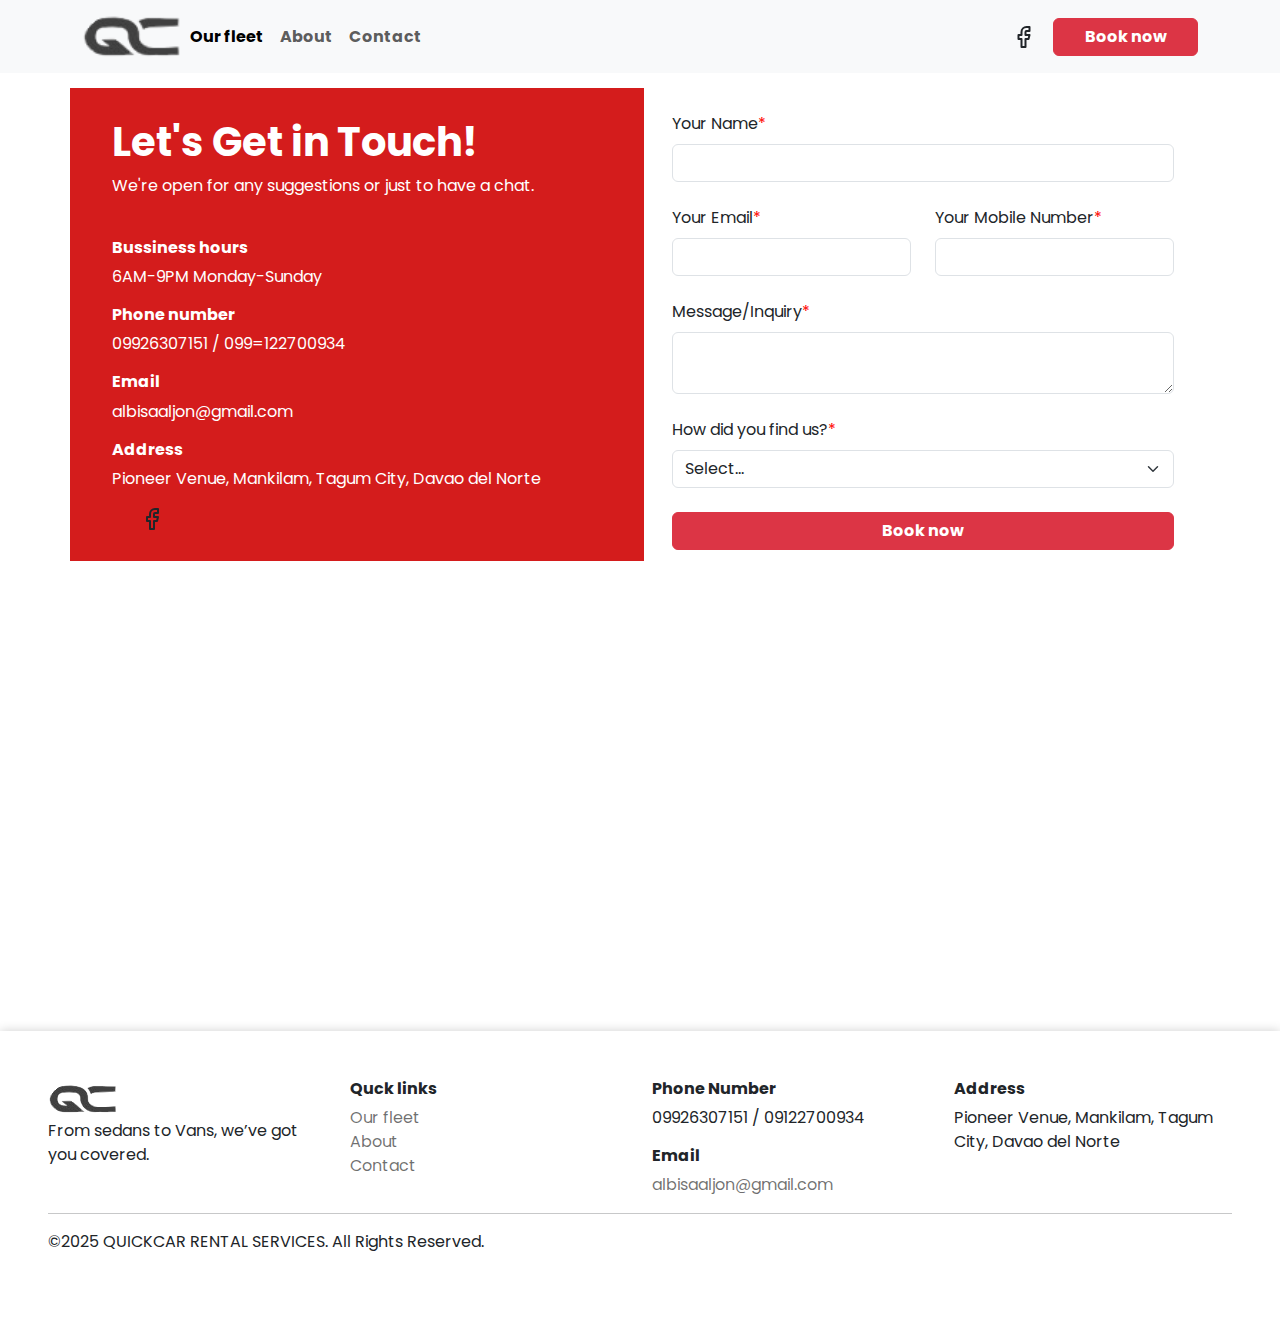
<file: contact.html>
<!DOCTYPE html>
<html lang="en">
<head>
    <meta charset="UTF-8">
    <meta name="viewport" content="width=device-width, initial-scale=1.0">
    <link rel="stylesheet" href="css/style.css">
  <link rel="stylesheet" href="css/bootstrap.min.css">
    <title>Contact</title>
</head>
<body>

    <nav class="navbar navbar-expand-lg bg-body-tertiary fixed-top" id="nav">
    <div class="container">
      <a class="was-validated"  href="index.html"><img class="was-validated" src="image/logo-nav.png" alt="" id="logo"></a>
      <button class="navbar-toggler" type="button" data-bs-toggle="collapse" data-bs-target="#navbarSupportedContent"
        aria-controls="navbarSupportedContent" aria-expanded="false" aria-label="Toggle navigation">
        <span class="navbar-toggler-icon"></span>
      </button>
      <div class="collapse navbar-collapse" id="navbarSupportedContent">
        <ul class="navbar-nav me-auto mb-2 mb-lg-0 fw-bolder">
          <li class="nav-item ">
            <a class="nav-link active " aria-current="page" href="Our fleet.html">Our fleet</a>
          </li>
          <li class="nav-item">
            <a class="nav-link" href="about.html">About</a>
          </li>
          <li class="nav-item">
            <a class="nav-link" href="contact.html">Contact</a>
          </li>
        </ul>

        <div class="row g-2  ">

          <div class="col-lg-3 col-12 d-flex align-items-center ">
            <svg xmlns="http://www.w3.org/2000/svg" width="24" height="24" viewBox="0 0 24 24" fill="none"
              stroke="currentColor" stroke-width="2" stroke-linecap="round" stroke-linejoin="round"
              class="lucide lucide-facebook-icon lucide-facebook d-block">
              <path d="M18 2h-3a5 5 0 0 0-5 5v3H7v4h3v8h4v-8h3l1-4h-4V7a1 1 0 0 1 1-1h3z" />
            </svg>
          </div>
          <div class="col-lg-9 col-12 ">
            <a href="Our fleet.html" class="btn btn-danger w-100 fw-bold ">Book now</a>
          </div>

        </div>
      </div>
    </div>
  </nav>
  <main>
    <section class="rounded-bottom-5 pt-4" id="contact-section" >

    <div class="container h-100 align-content-center">


      <div class="row g-3  mt-5">

        <div class="col-lg-6 col-12 h-100 ">

          <div class="row bg ">

            <div class="col-12">
                <h1 class="fw-bold h1-text">Let's Get in Touch!</h1>
                <p class="h1-text">We're open for any suggestions or just to have a chat.</p>
                <br>
                <h6 class="fw-bolder h1-text">Bussiness hours</h6>
                <p class="h1-text">6AM-9PM Monday-Sunday</p>
                <h6 class="fw-bolder h1-text">Phone number</h6>
                 <p class="h1-text">09926307151 / 099=122700934</p>
                 <h6 class="fw-bolder h1-text">Email</h6>
                 <p class="h1-text">albisaaljon@gmail.com</p>
                 <h6 class="fw-bolder h1-text">Address</h6>
                 <p class="h1-text">Pioneer Venue, Mankilam, Tagum City, Davao del Norte</p>
              <div class="row g-2">
                <div class="col-lg-3 col-12 d-flex align-items-center ">
            <svg xmlns="http://www.w3.org/2000/svg" width="24" height="24" viewBox="0 0 24 24" fill="none"
              stroke="currentColor" stroke-width="2" stroke-linecap="round" stroke-linejoin="round"
              class="lucide lucide-facebook-icon lucide-facebook d-block">
              <path d="M18 2h-3a5 5 0 0 0-5 5v3H7v4h3v8h4v-8h3l1-4h-4V7a1 1 0 0 1 1-1h3z" />
            </svg>
          </div>
                

              </div>
            </div>
            
          </div>
        </div>

        <div class="col-lg-6 col-12  border-3 border-black">
          <div class="row g-4 p-4">
            <div class="col-12">
              <label for="" class="form-label label">Your Name</label>
              <input type="text" class="form-control">

            </div>
            <div class="col-lg-6 col-12">
              <label for=""  class="form-label label">Your Email</label>
              <input type="text" class="form-control">

            </div>
            <div class="col-lg-6 col-12">
              <label for=""  class="form-label label">Your Mobile Number</label>
              <input type="text" class="form-control">

            </div>
            <div class="col-12">
              <label for=""  class="form-label label">Message/Inquiry</label>
              <textarea name="" id="" class="form-control"></textarea>

            </div>
            <div class="col-12">
              <label for="" class="form-label label">How did you find us?</label>
             <select class="form-select" id="survey" name="fields[survey]" required="" fdprocessedid="svfh1h">
                  <option value="">Select...</option>
                      <option value="Google search">Google search</option>
                    <option value="Facebook">Facebook</option>
                    <option value="Instagram">Instagram</option>
                    <option value="LinkedIn">LinkedIn</option>
                    <option value="TikTok">TikTok</option>
                    <option value="Refferal">Refferal</option>
                    <option value="Others">Others</option>
              </select>

            </div>
            <div class=" col-12 ">
            <a href="Our fleet.html" class="btn btn-danger w-100 fw-bold ">Book now</a>
          </div>
          </div>
          
        </div>
      </div>
    </div>
    
    
    </section>
    <section>
      <div class="container-fluid">
        <iframe src="https://www.google.com/maps/embed?pb=!1m14!1m12!1m3!1d15824.624647417979!2d125.80133884685837!3d7.447969157395757!2m3!1f0!2f0!3f0!3m2!1i1024!2i768!4f13.1!5e0!3m2!1sfil!2sph!4v1762997232601!5m2!1sfil!2sph"
         width="100%" height="450" style="border:0;" allowfullscreen="" loading="lazy" referrerpolicy="no-referrer-when-downgrade"></iframe>
      </div>
    </section>
  </main>
<section>
    <div class="container-fluid p-5" id="footer">
      <div class="row">
        <div class="col-lg-3 col-md-6 col-12">
          <img class="w-25" src="image/logo-nav.png" alt="">
          <p>From sedans to Vans, we’ve got you covered.</p>
        </div>
        <div class="col-lg-3 col-md-6 col-12">
          <div class="col"><h6 class="fw-bold">Quck links</h6></div>
          <div class="col"><a href="Our fleet.html">Our fleet</a></div>
          <div class="col"><a href="about.html">About</a></div>
         <div class="col"> <a href="contact.html">Contact</a></div>
        </div>
        <div class="col-lg-3 col-md-6 col-12">
           <div class="col"><h6 class="fw-bold">Phone Number</h6></div>
           <p>09926307151 / 09122700934</p>
           <div class="col"><h6 class="fw-bold">Email</h6></div>
           <div class="col"><a href="">albisaaljon@gmail.com</a></div>
        </div>
        <div class="col-lg-3 col-md-6 col-12">
          <div class="col"><h6 class="fw-bold">Address</h6></div>
          <p> Pioneer Venue, Mankilam, Tagum City, Davao del Norte</p>
        </div>
        
      </div>
      <hr>
      <p>©2025 QUICKCAR RENTAL SERVICES. All Rights Reserved.</p>
    </div>
  </section>

  <script src="js/bootstrap.bundle.js"></script>
</body>

</html>
</file>
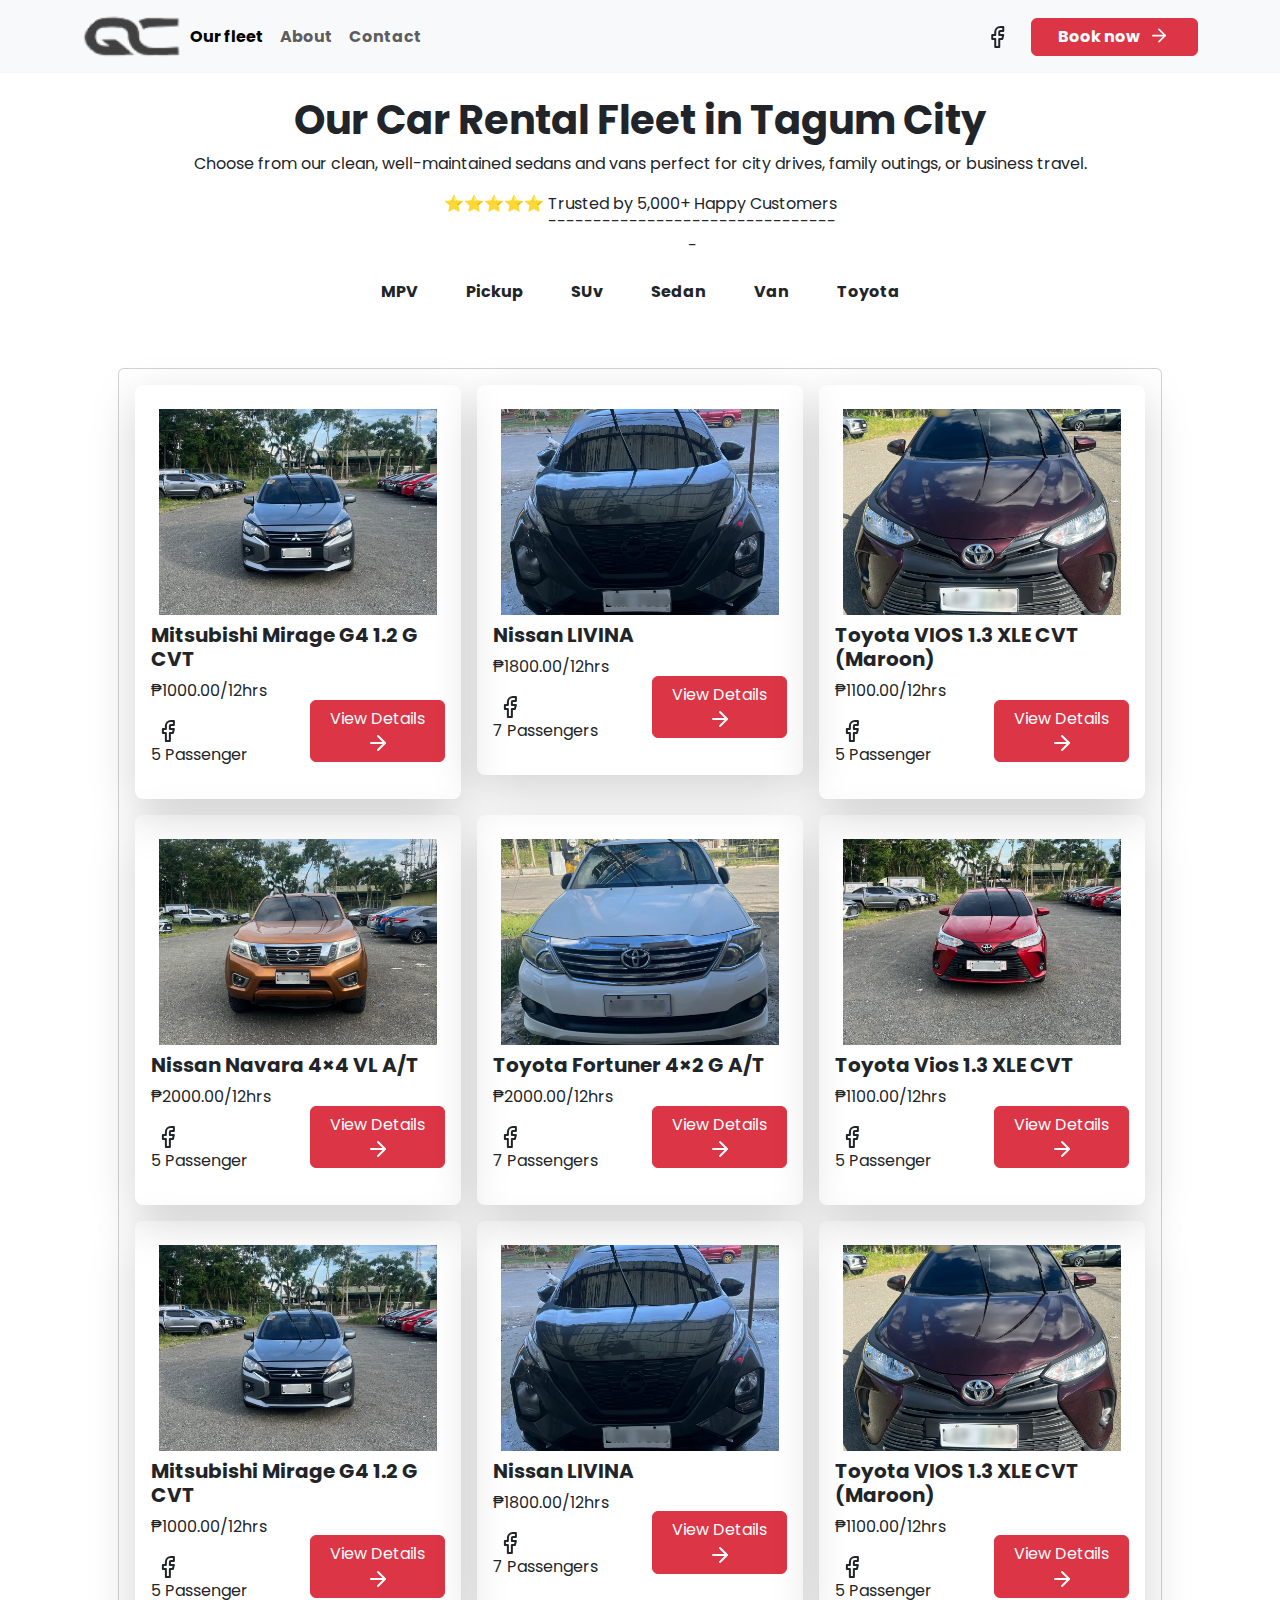
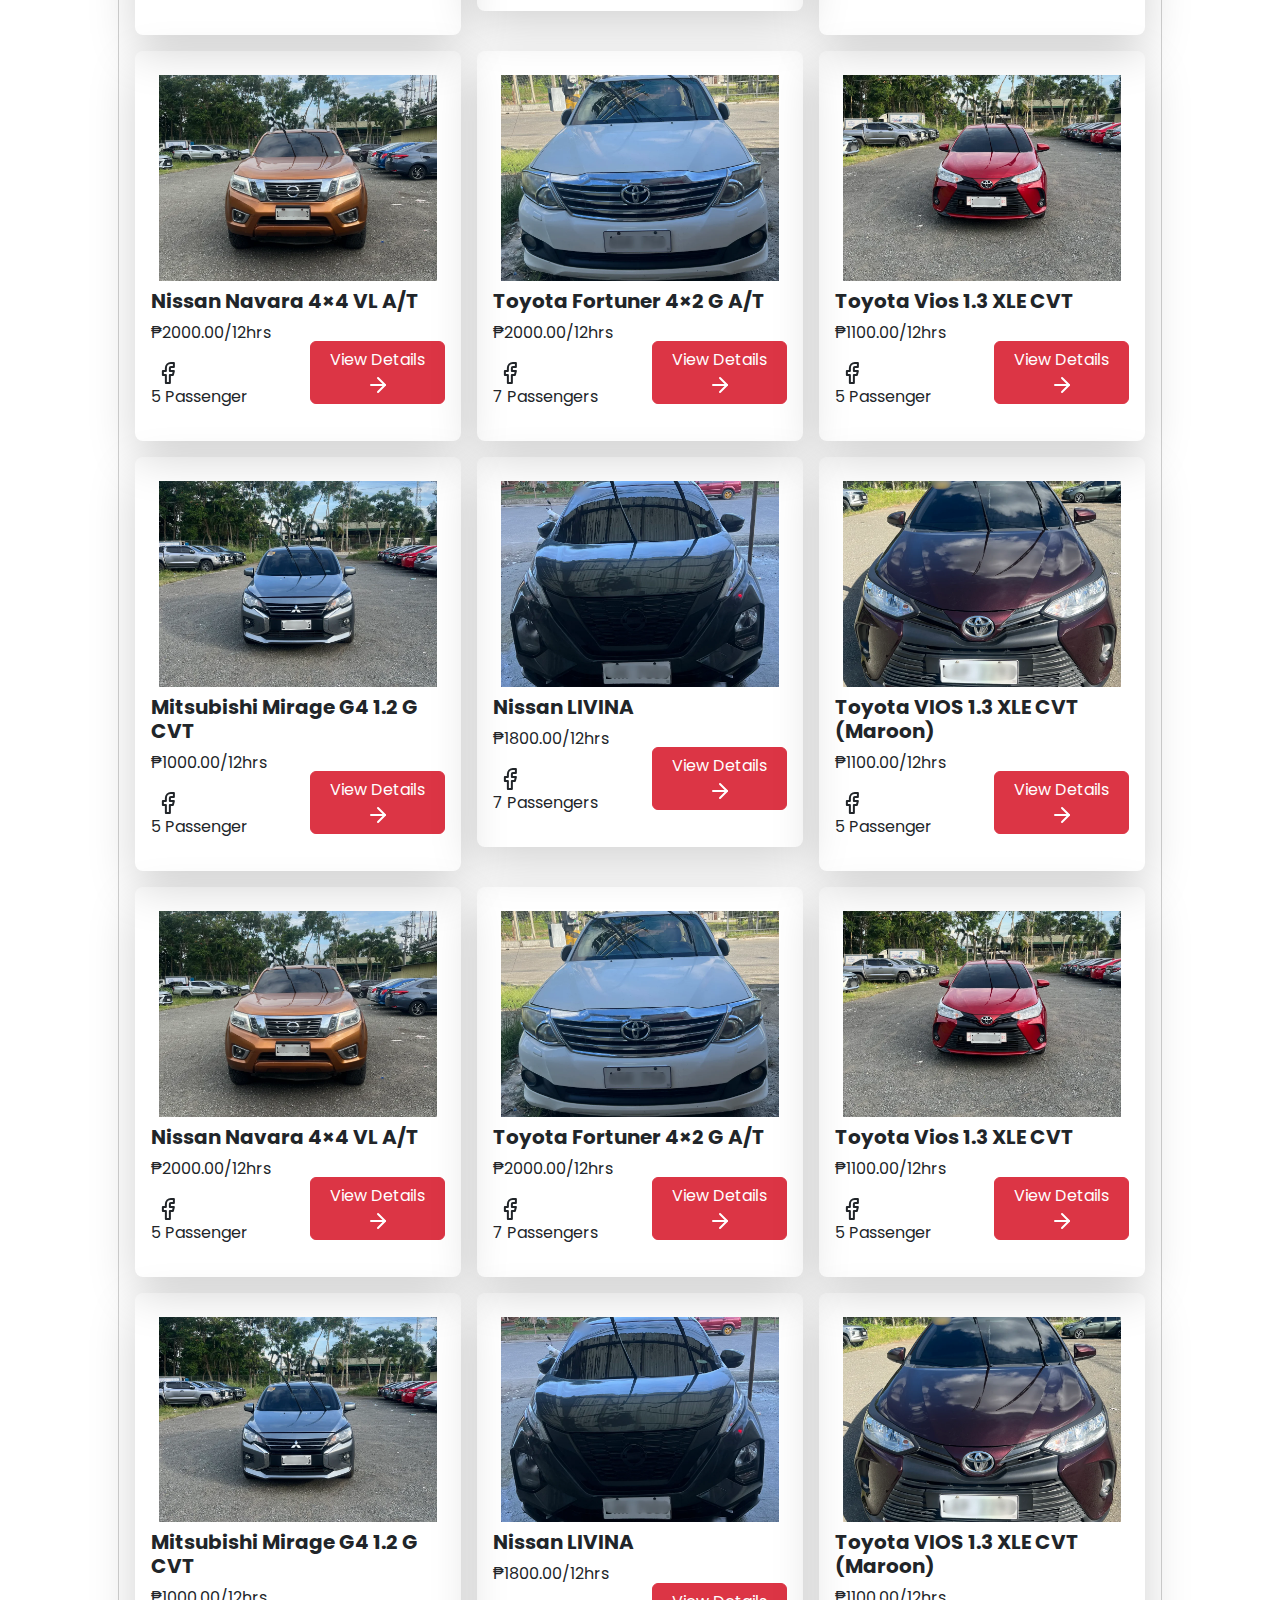
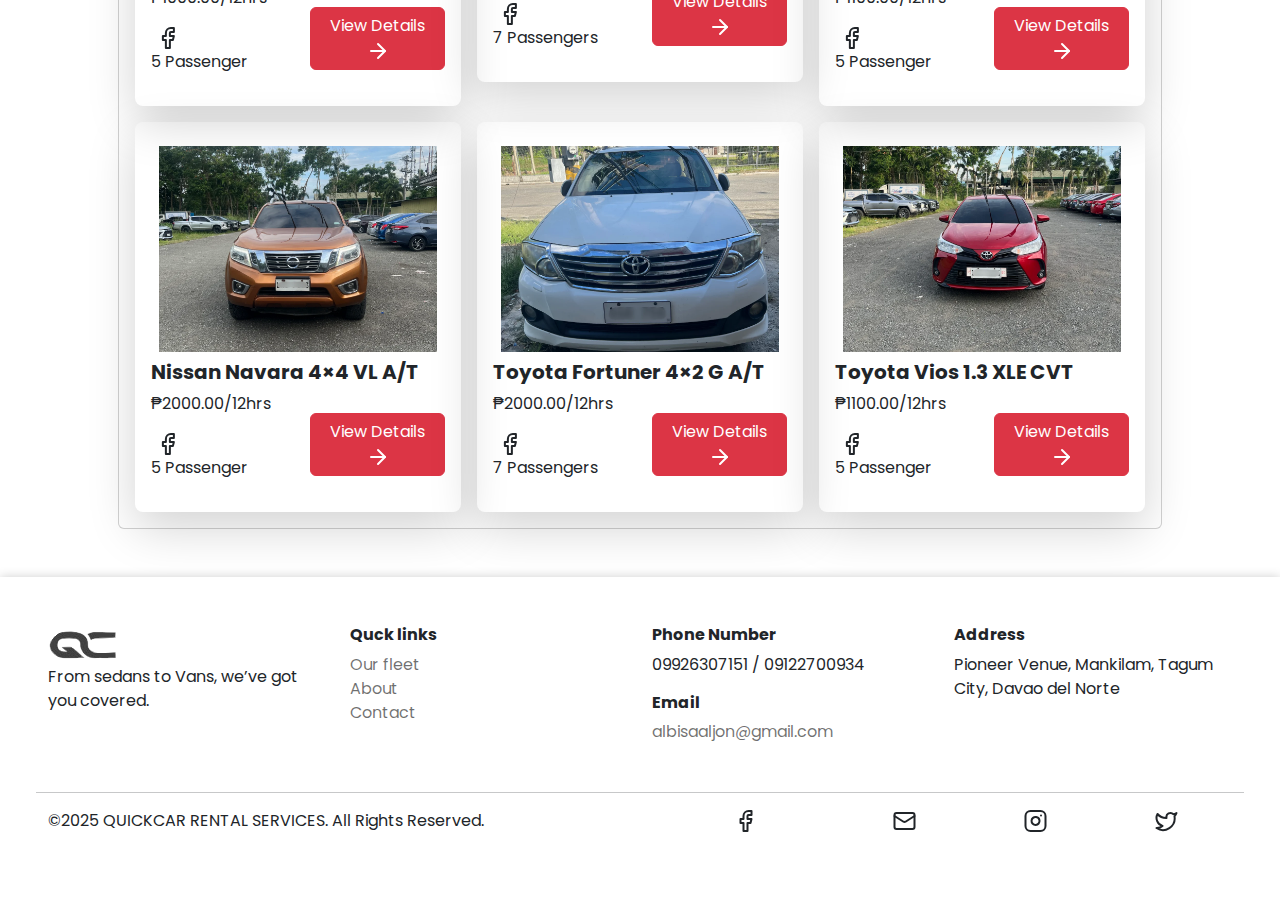
<file: Our fleet.html>
<!DOCTYPE html>
<html lang="en">
<head>
    <meta charset="UTF-8">
    <meta name="viewport" content="width=device-width, initial-scale=1.0">
    <link rel="icon" href="image/favi.png">
    <link rel="stylesheet" href="css/style.css">
  <link rel="stylesheet" href="css/bootstrap.min.css">
  
    <title>Ourfleet</title>
</head>
<body>

    <nav class="navbar navbar-expand-lg bg-body-tertiary fixed-top" id="nav">
    <div class="container ">
      <a class="was-validated"  href="index.html"><img class="was-validated" src="image/logo-nav.png" alt="" id="logo"></a>
      <button class="navbar-toggler" type="button" data-bs-toggle="collapse" data-bs-target="#navbarSupportedContent"
        aria-controls="navbarSupportedContent" aria-expanded="false" aria-label="Toggle navigation">
        <span class="navbar-toggler-icon"></span>
      </button>
      <div class="collapse navbar-collapse" id="navbarSupportedContent">
        <ul class="navbar-nav me-auto mb-2 mb-lg-0 fw-bolder">
          <li class="nav-item ">
            <a class="nav-link active " aria-current="page" href="Our fleet.html">Our fleet</a>
          </li>
          <li class="nav-item">
            <a class="nav-link" href="about.html">About</a>
          </li>
          <li class="nav-item">
            <a class="nav-link" href="about.html">Contact</a>
          </li>
        </ul>

        <div class="row g-2  ">

          <div class="col-lg-3 col-12 d-flex align-items-center ">
            <svg xmlns="http://www.w3.org/2000/svg" width="24" height="24" viewBox="0 0 24 24" fill="none"
              stroke="currentColor" stroke-width="2" stroke-linecap="round" stroke-linejoin="round"
              class="lucide lucide-facebook-icon lucide-facebook d-block">
              <path d="M18 2h-3a5 5 0 0 0-5 5v3H7v4h3v8h4v-8h3l1-4h-4V7a1 1 0 0 1 1-1h3z" />
            </svg>
          </div>
          <div class="col-lg-9 col-12 ">
            <a href="Our fleet.html" class="btn btn-danger w-100 fw-bold d-flex gap-2 justify-content-center"><span>Book now</span><svg xmlns="http://www.w3.org/2000/svg"
               width="22" height="21" viewBox="0 0 24 24" fill="none" stroke="currentColor" stroke-width="2" stroke-linecap="round"
                stroke-linejoin="round" class="lucide lucide-arrow-right-icon lucide-arrow-right"><path d="M5 12h14"/><path d="m12 5 7 7-7 7"/></svg></a>
          </div>

        </div>
      </div>
    </div>
  </nav>

  <main>
    <section>
        <div class="container text-center p-5 rounded-bottom-5 mt-5" id="our-section">
            <div class="row">
                <div class="col-12"></div>
                <h1 class="fs-1 fw-bolder" >Our Car Rental Fleet in Tagum City</h1>
                <p class="flex-shrink-1"> Choose from our clean, well-maintained sedans and vans perfect for city drives, family outings, or business travel.</p>
                <p class="pha">
                ⭐⭐⭐⭐⭐ <span class="trusted">Trusted by 5,000+ Happy Customers </span>
              </p>
            </div>
        </div>
    </section>
    <section>
      <div class="container">

        <div class="row">
          <div class="col-12 d-flex flex-row align-items-center justify-content-center fw-bold gap-5">
            <p>MPV</p>
            <p>Pickup</p>
            <p>SUv</p>
            <p>Sedan</p>
            <p>Van</p>
            <p>Toyota</p>
          </div>
        </div>
      </div>
      
    </section>
    <section id="section-car" class="">
      <div class="container-fluid top-50">
      
      <div class="container p-5">

        <div class="card">
          <div class="card-body">
          <div class="row g-3">

            <div class="col-lg-4 col-md-6 col-12">

              <div class="card-body shadow-lg rounded-3">
                 
                <img src="image/cars-1.webp" class="img-fluid p-2" alt="">
                <h6 class="fs-5 fw-bold">Mitsubishi Mirage G4 1.2 G CVT</h6>
                <div class="row">

                  <div class="col-lg-6 col-12">
                    <p>₱1000.00/12hrs</p>

            <div class="col-lg-3 col-12 d-flex align-items-center ">
            <svg xmlns="http://www.w3.org/2000/svg" width="24" height="24" viewBox="0 0 24 24" fill="none"
              stroke="currentColor" stroke-width="2" stroke-linecap="round" stroke-linejoin="round"
              class="lucide lucide-facebook-icon lucide-facebook d-block">
              <path d="M18 2h-3a5 5 0 0 0-5 5v3H7v4h3v8h4v-8h3l1-4h-4V7a1 1 0 0 1 1-1h3z" />
            </svg>
          </div>
                    <p>5 Passenger</p>
                  </div>
                   <div class="col-lg-6 col-12 d-flex align-items-center">
                    <a href="book.html" class="btn btn-danger w-100"> View Details
                       <svg xmlns="http://www.w3.org/2000/svg" width="24" height="24"
                       viewBox="0 0 24 24" fill="none" stroke="currentColor" stroke-width="2"
                        stroke-linecap="round" stroke-linejoin="round" class="lucide lucide-arrow-right-icon lucide-arrow-right">
                        <path d="M5 12h14"/><path d="m12 5 7 7-7 7"/></svg>
                    </a>
                   </div>
                </div>
              </div>
            </div>
             <div class="col-lg-4 col-md-6 col-12">

              <div class="card-body shadow-lg rounded-3">
                 
                <img src="image/cars-2.webp" class="img-fluid p-2" alt="">
                <h6 class="fs-5 fw-bold">Nissan LIVINA</h6>
                <div class="row">

                  <div class="col-lg-6 col-12 rounded-3">
                    <p>₱1800.00/12hrs</p>
                    <div class="col-lg-3 col-12 d-flex align-items-center ">
            <svg xmlns="http://www.w3.org/2000/svg" width="24" height="24" viewBox="0 0 24 24" fill="none"
              stroke="currentColor" stroke-width="2" stroke-linecap="round" stroke-linejoin="round"
              class="lucide lucide-facebook-icon lucide-facebook d-block">
              <path d="M18 2h-3a5 5 0 0 0-5 5v3H7v4h3v8h4v-8h3l1-4h-4V7a1 1 0 0 1 1-1h3z" />
            </svg>
          </div>
                    <p>7 Passengers</p>
                  </div>
                   <div class="col-lg-6 col-12 d-flex align-items-center">
                    <a href="book.html" class="btn btn-danger w-100"> View Details
                       <svg xmlns="http://www.w3.org/2000/svg" width="24" height="24"
                       viewBox="0 0 24 24" fill="none" stroke="currentColor" stroke-width="2"
                        stroke-linecap="round" stroke-linejoin="round" class="lucide lucide-arrow-right-icon lucide-arrow-right">
                        <path d="M5 12h14"/><path d="m12 5 7 7-7 7"/></svg>
                    </a>
                   </div>
                </div>
              </div>
            </div>
             <div class="col-lg-4 col-md-6 col-12 ">

              <div class="card-body shadow-lg rounded-3">
                 
                <img src="image/cars-3.webp" class="img-fluid p-2" alt="">
                <h6 class="fs-5 fw-bold">Toyota VIOS 1.3 XLE CVT (Maroon)</h6>
                <div class="row">

                  <div class="col-lg-6 col-12">
                    <p>₱1100.00/12hrs</p>
                    <div class="col-lg-3 col-12 d-flex align-items-center ">
            <svg xmlns="http://www.w3.org/2000/svg" width="24" height="24" viewBox="0 0 24 24" fill="none"
              stroke="currentColor" stroke-width="2" stroke-linecap="round" stroke-linejoin="round"
              class="lucide lucide-facebook-icon lucide-facebook d-block">
              <path d="M18 2h-3a5 5 0 0 0-5 5v3H7v4h3v8h4v-8h3l1-4h-4V7a1 1 0 0 1 1-1h3z" />
            </svg>
          </div>
                    <p>5 Passenger</p>
                  </div>
                   <div class="col-lg-6 col-12 d-flex align-items-center">
                    <a href="book.html" class="btn btn-danger w-100"> View Details
                       <svg xmlns="http://www.w3.org/2000/svg" width="24" height="24"
                       viewBox="0 0 24 24" fill="none" stroke="currentColor" stroke-width="2"
                        stroke-linecap="round" stroke-linejoin="round" class="lucide lucide-arrow-right-icon lucide-arrow-right">
                        <path d="M5 12h14"/><path d="m12 5 7 7-7 7"/></svg>
                    </a>
                   </div>
                </div>
              </div>
            </div>
             <div class="col-lg-4 col-md-6 col-12 ">

              <div class="card-body shadow-lg rounded-3">
                 
                <img src="image/cars-4.webp" class="img-fluid p-2" alt="">
                <h6 class="fs-5 fw-bold">Nissan Navara 4×4 VL A/T</h6>
                <div class="row ">

                  <div class="col-lg-6 col-12">
                    <p>₱2000.00/12hrs</p>
                    <div class="col-lg-3 col-12 d-flex align-items-center ">
            <svg xmlns="http://www.w3.org/2000/svg" width="24" height="24" viewBox="0 0 24 24" fill="none"
              stroke="currentColor" stroke-width="2" stroke-linecap="round" stroke-linejoin="round"
              class="lucide lucide-facebook-icon lucide-facebook d-block">
              <path d="M18 2h-3a5 5 0 0 0-5 5v3H7v4h3v8h4v-8h3l1-4h-4V7a1 1 0 0 1 1-1h3z" />
            </svg>
          </div>
                    <p>5 Passenger</p>
                  </div>
                   <div class="col-lg-6 col-12 d-flex align-items-center">
                    <a href="book.html" class="btn btn-danger w-100"> View Details
                       <svg xmlns="http://www.w3.org/2000/svg" width="24" height="24"
                       viewBox="0 0 24 24" fill="none" stroke="currentColor" stroke-width="2"
                        stroke-linecap="round" stroke-linejoin="round" class="lucide lucide-arrow-right-icon lucide-arrow-right">
                        <path d="M5 12h14"/><path d="m12 5 7 7-7 7"/></svg>
                    </a>
                   </div>
                </div>
              </div>
            </div>
             <div class="col-lg-4 col-md-6 col-12">

              <div class="card-body shadow-lg  rounded-3">
                 
                <img src="image/cars-5.webp" class="img-fluid p-2" alt="">
                <h6 class="fs-5 fw-bold">Toyota Fortuner 4×2 G A/T</h6>
                <div class="row">

                  <div class="col-lg-6 col-12">
                    <p>₱2000.00/12hrs</p>
                    <div class="col-lg-3 col-12 d-flex align-items-center ">
            <svg xmlns="http://www.w3.org/2000/svg" width="24" height="24" viewBox="0 0 24 24" fill="none"
              stroke="currentColor" stroke-width="2" stroke-linecap="round" stroke-linejoin="round"
              class="lucide lucide-facebook-icon lucide-facebook d-block">
              <path d="M18 2h-3a5 5 0 0 0-5 5v3H7v4h3v8h4v-8h3l1-4h-4V7a1 1 0 0 1 1-1h3z" />
            </svg>
          </div>
                    <p>7 Passengers</p>
                  </div>
                   <div class="col-lg-6 col-12 d-flex align-items-center">
                    <a href="book.html" class="btn btn-danger w-100"> View Details
                       <svg xmlns="http://www.w3.org/2000/svg" width="24" height="24"
                       viewBox="0 0 24 24" fill="none" stroke="currentColor" stroke-width="2"
                        stroke-linecap="round" stroke-linejoin="round" class="lucide lucide-arrow-right-icon lucide-arrow-right">
                        <path d="M5 12h14"/><path d="m12 5 7 7-7 7"/></svg>
                    </a>
                   </div>
                </div>
              </div>
            </div>
             <div class="col-lg-4 col-md-6 col-12 ">

              <div class="card-body shadow-lg rounded-3">
                 
                <img src="image/cars-6.webp" class="img-fluid p-2" alt="">
                <h6 class="fs-5 fw-bold">Toyota Vios 1.3 XLE CVT</h6>
                <div class="row">

                  <div class="col-lg-6 col-12">
                    <p>₱1100.00/12hrs</p>
                    <div class="col-lg-3 col-12 d-flex align-items-center ">
            <svg xmlns="http://www.w3.org/2000/svg" width="24" height="24" viewBox="0 0 24 24" fill="none"
              stroke="currentColor" stroke-width="2" stroke-linecap="round" stroke-linejoin="round"
              class="lucide lucide-facebook-icon lucide-facebook d-block">
              <path d="M18 2h-3a5 5 0 0 0-5 5v3H7v4h3v8h4v-8h3l1-4h-4V7a1 1 0 0 1 1-1h3z" />
            </svg>
          </div>
                    <p>5 Passenger</p>
                  </div>
                   <div class="col-lg-6 col-12 d-flex align-items-center">
                    <a href="book.html" class="btn btn-danger w-100"> View Details
                       <svg xmlns="http://www.w3.org/2000/svg" width="24" height="24"
                       viewBox="0 0 24 24" fill="none" stroke="currentColor" stroke-width="2"
                        stroke-linecap="round" stroke-linejoin="round" class="lucide lucide-arrow-right-icon lucide-arrow-right">
                        <path d="M5 12h14"/><path d="m12 5 7 7-7 7"/></svg>
                    </a>
                   </div>
                </div>
              </div>
            </div>
            
             
            
             
              <div class="col-lg-4 col-md-6 col-12">

              <div class="card-body shadow-lg rounded-3">
                 
                <img src="image/cars-1.webp" class="img-fluid p-2" alt="">
                <h6 class="fs-5 fw-bold">Mitsubishi Mirage G4 1.2 G CVT</h6>
                <div class="row">

                  <div class="col-lg-6 col-12">
                    <p>₱1000.00/12hrs</p>

            <div class="col-lg-3 col-12 d-flex align-items-center ">
            <svg xmlns="http://www.w3.org/2000/svg" width="24" height="24" viewBox="0 0 24 24" fill="none"
              stroke="currentColor" stroke-width="2" stroke-linecap="round" stroke-linejoin="round"
              class="lucide lucide-facebook-icon lucide-facebook d-block">
              <path d="M18 2h-3a5 5 0 0 0-5 5v3H7v4h3v8h4v-8h3l1-4h-4V7a1 1 0 0 1 1-1h3z" />
            </svg>
          </div>
                    <p>5 Passenger</p>
                  </div>
                   <div class="col-lg-6 col-12 d-flex align-items-center">
                    <a href="book.html" class="btn btn-danger w-100"> View Details
                       <svg xmlns="http://www.w3.org/2000/svg" width="24" height="24"
                       viewBox="0 0 24 24" fill="none" stroke="currentColor" stroke-width="2"
                        stroke-linecap="round" stroke-linejoin="round" class="lucide lucide-arrow-right-icon lucide-arrow-right">
                        <path d="M5 12h14"/><path d="m12 5 7 7-7 7"/></svg>
                    </a>
                   </div>
                </div>
              </div>
            </div>
             <div class="col-lg-4 col-md-6 col-12">

              <div class="card-body shadow-lg rounded-3">
                 
                <img src="image/cars-2.webp" class="img-fluid p-2" alt="">
                <h6 class="fs-5 fw-bold">Nissan LIVINA</h6>
                <div class="row">

                  <div class="col-lg-6 col-12 rounded-3">
                    <p>₱1800.00/12hrs</p>
                    <div class="col-lg-3 col-12 d-flex align-items-center ">
            <svg xmlns="http://www.w3.org/2000/svg" width="24" height="24" viewBox="0 0 24 24" fill="none"
              stroke="currentColor" stroke-width="2" stroke-linecap="round" stroke-linejoin="round"
              class="lucide lucide-facebook-icon lucide-facebook d-block">
              <path d="M18 2h-3a5 5 0 0 0-5 5v3H7v4h3v8h4v-8h3l1-4h-4V7a1 1 0 0 1 1-1h3z" />
            </svg>
          </div>
                    <p>7 Passengers</p>
                  </div>
                   <div class="col-lg-6 col-12 d-flex align-items-center">
                    <a href="book.html" class="btn btn-danger w-100"> View Details
                       <svg xmlns="http://www.w3.org/2000/svg" width="24" height="24"
                       viewBox="0 0 24 24" fill="none" stroke="currentColor" stroke-width="2"
                        stroke-linecap="round" stroke-linejoin="round" class="lucide lucide-arrow-right-icon lucide-arrow-right">
                        <path d="M5 12h14"/><path d="m12 5 7 7-7 7"/></svg>
                    </a>
                   </div>
                </div>
              </div>
            </div>
             <div class="col-lg-4 col-md-6 col-12 ">

              <div class="card-body shadow-lg rounded-3">
                 
                <img src="image/cars-3.webp" class="img-fluid p-2" alt="">
                <h6 class="fs-5 fw-bold">Toyota VIOS 1.3 XLE CVT (Maroon)</h6>
                <div class="row">

                  <div class="col-lg-6 col-12">
                    <p>₱1100.00/12hrs</p>
                    <div class="col-lg-3 col-12 d-flex align-items-center ">
            <svg xmlns="http://www.w3.org/2000/svg" width="24" height="24" viewBox="0 0 24 24" fill="none"
              stroke="currentColor" stroke-width="2" stroke-linecap="round" stroke-linejoin="round"
              class="lucide lucide-facebook-icon lucide-facebook d-block">
              <path d="M18 2h-3a5 5 0 0 0-5 5v3H7v4h3v8h4v-8h3l1-4h-4V7a1 1 0 0 1 1-1h3z" />
            </svg>
          </div>
                    <p>5 Passenger</p>
                  </div>
                   <div class="col-lg-6 col-12 d-flex align-items-center">
                    <a href="book.html" class="btn btn-danger w-100"> View Details
                       <svg xmlns="http://www.w3.org/2000/svg" width="24" height="24"
                       viewBox="0 0 24 24" fill="none" stroke="currentColor" stroke-width="2"
                        stroke-linecap="round" stroke-linejoin="round" class="lucide lucide-arrow-right-icon lucide-arrow-right">
                        <path d="M5 12h14"/><path d="m12 5 7 7-7 7"/></svg>
                    </a>
                   </div>
                </div>
              </div>
            </div>
             <div class="col-lg-4 col-md-6 col-12 ">

              <div class="card-body shadow-lg rounded-3">
                 
                <img src="image/cars-4.webp" class="img-fluid p-2" alt="">
                <h6 class="fs-5 fw-bold">Nissan Navara 4×4 VL A/T</h6>
                <div class="row ">

                  <div class="col-lg-6 col-12">
                    <p>₱2000.00/12hrs</p>
                    <div class="col-lg-3 col-12 d-flex align-items-center ">
            <svg xmlns="http://www.w3.org/2000/svg" width="24" height="24" viewBox="0 0 24 24" fill="none"
              stroke="currentColor" stroke-width="2" stroke-linecap="round" stroke-linejoin="round"
              class="lucide lucide-facebook-icon lucide-facebook d-block">
              <path d="M18 2h-3a5 5 0 0 0-5 5v3H7v4h3v8h4v-8h3l1-4h-4V7a1 1 0 0 1 1-1h3z" />
            </svg>
          </div>
                    <p>5 Passenger</p>
                  </div>
                   <div class="col-lg-6 col-12 d-flex align-items-center">
                    <a href="book.html" class="btn btn-danger w-100"> View Details
                       <svg xmlns="http://www.w3.org/2000/svg" width="24" height="24"
                       viewBox="0 0 24 24" fill="none" stroke="currentColor" stroke-width="2"
                        stroke-linecap="round" stroke-linejoin="round" class="lucide lucide-arrow-right-icon lucide-arrow-right">
                        <path d="M5 12h14"/><path d="m12 5 7 7-7 7"/></svg>
                    </a>
                   </div>
                </div>
              </div>
            </div>
             <div class="col-lg-4 col-md-6 col-12">

              <div class="card-body shadow-lg  rounded-3">
                 
                <img src="image/cars-5.webp" class="img-fluid p-2" alt="">
                <h6 class="fs-5 fw-bold">Toyota Fortuner 4×2 G A/T</h6>
                <div class="row">

                  <div class="col-lg-6 col-12">
                    <p>₱2000.00/12hrs</p>
                    <div class="col-lg-3 col-12 d-flex align-items-center ">
            <svg xmlns="http://www.w3.org/2000/svg" width="24" height="24" viewBox="0 0 24 24" fill="none"
              stroke="currentColor" stroke-width="2" stroke-linecap="round" stroke-linejoin="round"
              class="lucide lucide-facebook-icon lucide-facebook d-block">
              <path d="M18 2h-3a5 5 0 0 0-5 5v3H7v4h3v8h4v-8h3l1-4h-4V7a1 1 0 0 1 1-1h3z" />
            </svg>
          </div>
                    <p>7 Passengers</p>
                  </div>
                   <div class="col-lg-6 col-12 d-flex align-items-center">
                    <a href="book.html" class="btn btn-danger w-100"> View Details
                       <svg xmlns="http://www.w3.org/2000/svg" width="24" height="24"
                       viewBox="0 0 24 24" fill="none" stroke="currentColor" stroke-width="2"
                        stroke-linecap="round" stroke-linejoin="round" class="lucide lucide-arrow-right-icon lucide-arrow-right">
                        <path d="M5 12h14"/><path d="m12 5 7 7-7 7"/></svg>
                    </a>
                   </div>
                </div>
              </div>
            </div>
             <div class="col-lg-4 col-md-6 col-12 ">

              <div class="card-body shadow-lg rounded-3">
                 
                <img src="image/cars-6.webp" class="img-fluid p-2" alt="">
                <h6 class="fs-5 fw-bold">Toyota Vios 1.3 XLE CVT</h6>
                <div class="row">

                  <div class="col-lg-6 col-12">
                    <p>₱1100.00/12hrs</p>
                    <div class="col-lg-3 col-12 d-flex align-items-center ">
            <svg xmlns="http://www.w3.org/2000/svg" width="24" height="24" viewBox="0 0 24 24" fill="none"
              stroke="currentColor" stroke-width="2" stroke-linecap="round" stroke-linejoin="round"
              class="lucide lucide-facebook-icon lucide-facebook d-block">
              <path d="M18 2h-3a5 5 0 0 0-5 5v3H7v4h3v8h4v-8h3l1-4h-4V7a1 1 0 0 1 1-1h3z" />
            </svg>
          </div>
                    <p>5 Passenger</p>
                  </div>
                   <div class="col-lg-6 col-12 d-flex align-items-center">
                    <a href="book.html" class="btn btn-danger w-100"> View Details
                       <svg xmlns="http://www.w3.org/2000/svg" width="24" height="24"
                       viewBox="0 0 24 24" fill="none" stroke="currentColor" stroke-width="2"
                        stroke-linecap="round" stroke-linejoin="round" class="lucide lucide-arrow-right-icon lucide-arrow-right">
                        <path d="M5 12h14"/><path d="m12 5 7 7-7 7"/></svg>
                    </a>
                   </div>
                </div>
              </div>
            </div>
             <div class="col-lg-4 col-md-6 col-12">

              <div class="card-body shadow-lg rounded-3">
                 
                <img src="image/cars-1.webp" class="img-fluid p-2" alt="">
                <h6 class="fs-5 fw-bold">Mitsubishi Mirage G4 1.2 G CVT</h6>
                <div class="row">

                  <div class="col-lg-6 col-12">
                    <p>₱1000.00/12hrs</p>

            <div class="col-lg-3 col-12 d-flex align-items-center ">
            <svg xmlns="http://www.w3.org/2000/svg" width="24" height="24" viewBox="0 0 24 24" fill="none"
              stroke="currentColor" stroke-width="2" stroke-linecap="round" stroke-linejoin="round"
              class="lucide lucide-facebook-icon lucide-facebook d-block">
              <path d="M18 2h-3a5 5 0 0 0-5 5v3H7v4h3v8h4v-8h3l1-4h-4V7a1 1 0 0 1 1-1h3z" />
            </svg>
          </div>
                    <p>5 Passenger</p>
                  </div>
                   <div class="col-lg-6 col-12 d-flex align-items-center">
                    <a href="book.html" class="btn btn-danger w-100"> View Details
                       <svg xmlns="http://www.w3.org/2000/svg" width="24" height="24"
                       viewBox="0 0 24 24" fill="none" stroke="currentColor" stroke-width="2"
                        stroke-linecap="round" stroke-linejoin="round" class="lucide lucide-arrow-right-icon lucide-arrow-right">
                        <path d="M5 12h14"/><path d="m12 5 7 7-7 7"/></svg>
                    </a>
                   </div>
                </div>
              </div>
            </div>
             <div class="col-lg-4 col-md-6 col-12">

              <div class="card-body shadow-lg rounded-3">
                 
                <img src="image/cars-2.webp" class="img-fluid p-2" alt="">
                <h6 class="fs-5 fw-bold">Nissan LIVINA</h6>
                <div class="row">

                  <div class="col-lg-6 col-12 rounded-3">
                    <p>₱1800.00/12hrs</p>
                    <div class="col-lg-3 col-12 d-flex align-items-center ">
            <svg xmlns="http://www.w3.org/2000/svg" width="24" height="24" viewBox="0 0 24 24" fill="none"
              stroke="currentColor" stroke-width="2" stroke-linecap="round" stroke-linejoin="round"
              class="lucide lucide-facebook-icon lucide-facebook d-block">
              <path d="M18 2h-3a5 5 0 0 0-5 5v3H7v4h3v8h4v-8h3l1-4h-4V7a1 1 0 0 1 1-1h3z" />
            </svg>
          </div>
                    <p>7 Passengers</p>
                  </div>
                   <div class="col-lg-6 col-12 d-flex align-items-center">
                    <a href="book.html" class="btn btn-danger w-100"> View Details
                       <svg xmlns="http://www.w3.org/2000/svg" width="24" height="24"
                       viewBox="0 0 24 24" fill="none" stroke="currentColor" stroke-width="2"
                        stroke-linecap="round" stroke-linejoin="round" class="lucide lucide-arrow-right-icon lucide-arrow-right">
                        <path d="M5 12h14"/><path d="m12 5 7 7-7 7"/></svg>
                    </a>
                   </div>
                </div>
              </div>
            </div>
             <div class="col-lg-4 col-md-6 col-12 ">

              <div class="card-body shadow-lg rounded-3">
                 
                <img src="image/cars-3.webp" class="img-fluid p-2" alt="">
                <h6 class="fs-5 fw-bold">Toyota VIOS 1.3 XLE CVT (Maroon)</h6>
                <div class="row">

                  <div class="col-lg-6 col-12">
                    <p>₱1100.00/12hrs</p>
                    <div class="col-lg-3 col-12 d-flex align-items-center ">
            <svg xmlns="http://www.w3.org/2000/svg" width="24" height="24" viewBox="0 0 24 24" fill="none"
              stroke="currentColor" stroke-width="2" stroke-linecap="round" stroke-linejoin="round"
              class="lucide lucide-facebook-icon lucide-facebook d-block">
              <path d="M18 2h-3a5 5 0 0 0-5 5v3H7v4h3v8h4v-8h3l1-4h-4V7a1 1 0 0 1 1-1h3z" />
            </svg>
          </div>
                    <p>5 Passenger</p>
                  </div>
                   <div class="col-lg-6 col-12 d-flex align-items-center">
                    <a href="book.html" class="btn btn-danger w-100"> View Details
                       <svg xmlns="http://www.w3.org/2000/svg" width="24" height="24"
                       viewBox="0 0 24 24" fill="none" stroke="currentColor" stroke-width="2"
                        stroke-linecap="round" stroke-linejoin="round" class="lucide lucide-arrow-right-icon lucide-arrow-right">
                        <path d="M5 12h14"/><path d="m12 5 7 7-7 7"/></svg>
                    </a>
                   </div>
                </div>
              </div>
            </div>
             <div class="col-lg-4 col-md-6 col-12 ">

              <div class="card-body shadow-lg rounded-3">
                 
                <img src="image/cars-4.webp" class="img-fluid p-2" alt="">
                <h6 class="fs-5 fw-bold">Nissan Navara 4×4 VL A/T</h6>
                <div class="row ">

                  <div class="col-lg-6 col-12">
                    <p>₱2000.00/12hrs</p>
                    <div class="col-lg-3 col-12 d-flex align-items-center ">
            <svg xmlns="http://www.w3.org/2000/svg" width="24" height="24" viewBox="0 0 24 24" fill="none"
              stroke="currentColor" stroke-width="2" stroke-linecap="round" stroke-linejoin="round"
              class="lucide lucide-facebook-icon lucide-facebook d-block">
              <path d="M18 2h-3a5 5 0 0 0-5 5v3H7v4h3v8h4v-8h3l1-4h-4V7a1 1 0 0 1 1-1h3z" />
            </svg>
          </div>
                    <p>5 Passenger</p>
                  </div>
                   <div class="col-lg-6 col-12 d-flex align-items-center">
                    <a href="book.html" class="btn btn-danger w-100"> View Details
                       <svg xmlns="http://www.w3.org/2000/svg" width="24" height="24"
                       viewBox="0 0 24 24" fill="none" stroke="currentColor" stroke-width="2"
                        stroke-linecap="round" stroke-linejoin="round" class="lucide lucide-arrow-right-icon lucide-arrow-right">
                        <path d="M5 12h14"/><path d="m12 5 7 7-7 7"/></svg>
                    </a>
                   </div>
                </div>
              </div>
            </div>
             <div class="col-lg-4 col-md-6 col-12">

              <div class="card-body shadow-lg  rounded-3">
                 
                <img src="image/cars-5.webp" class="img-fluid p-2" alt="">
                <h6 class="fs-5 fw-bold">Toyota Fortuner 4×2 G A/T</h6>
                <div class="row">

                  <div class="col-lg-6 col-12">
                    <p>₱2000.00/12hrs</p>
                    <div class="col-lg-3 col-12 d-flex align-items-center ">
            <svg xmlns="http://www.w3.org/2000/svg" width="24" height="24" viewBox="0 0 24 24" fill="none"
              stroke="currentColor" stroke-width="2" stroke-linecap="round" stroke-linejoin="round"
              class="lucide lucide-facebook-icon lucide-facebook d-block">
              <path d="M18 2h-3a5 5 0 0 0-5 5v3H7v4h3v8h4v-8h3l1-4h-4V7a1 1 0 0 1 1-1h3z" />
            </svg>
          </div>
                    <p>7 Passengers</p>
                  </div>
                   <div class="col-lg-6 col-12 d-flex align-items-center">
                    <a href="book.html" class="btn btn-danger w-100"> View Details
                       <svg xmlns="http://www.w3.org/2000/svg" width="24" height="24"
                       viewBox="0 0 24 24" fill="none" stroke="currentColor" stroke-width="2"
                        stroke-linecap="round" stroke-linejoin="round" class="lucide lucide-arrow-right-icon lucide-arrow-right">
                        <path d="M5 12h14"/><path d="m12 5 7 7-7 7"/></svg>
                    </a>
                   </div>
                </div>
              </div>
            </div>
             <div class="col-lg-4 col-md-6 col-12 ">

              <div class="card-body shadow-lg rounded-3">
                 
                <img src="image/cars-6.webp" class="img-fluid p-2" alt="">
                <h6 class="fs-5 fw-bold">Toyota Vios 1.3 XLE CVT</h6>
                <div class="row">

                  <div class="col-lg-6 col-12">
                    <p>₱1100.00/12hrs</p>
                    <div class="col-lg-3 col-12 d-flex align-items-center ">
            <svg xmlns="http://www.w3.org/2000/svg" width="24" height="24" viewBox="0 0 24 24" fill="none"
              stroke="currentColor" stroke-width="2" stroke-linecap="round" stroke-linejoin="round"
              class="lucide lucide-facebook-icon lucide-facebook d-block">
              <path d="M18 2h-3a5 5 0 0 0-5 5v3H7v4h3v8h4v-8h3l1-4h-4V7a1 1 0 0 1 1-1h3z" />
            </svg>
          </div>
                    <p>5 Passenger</p>
                  </div>
                   <div class="col-lg-6 col-12 d-flex align-items-center">
                    <a href="book.html" class="btn btn-danger w-100"> View Details
                       <svg xmlns="http://www.w3.org/2000/svg" width="24" height="24"
                       viewBox="0 0 24 24" fill="none" stroke="currentColor" stroke-width="2"
                        stroke-linecap="round" stroke-linejoin="round" class="lucide lucide-arrow-right-icon lucide-arrow-right">
                        <path d="M5 12h14"/><path d="m12 5 7 7-7 7"/></svg>
                    </a>
                   </div>
                </div>
              </div>
            </div>
            
             
            
             
              <div class="col-lg-4 col-md-6 col-12">

              <div class="card-body shadow-lg rounded-3">
                 
                <img src="image/cars-1.webp" class="img-fluid p-2" alt="">
                <h6 class="fs-5 fw-bold">Mitsubishi Mirage G4 1.2 G CVT</h6>
                <div class="row">

                  <div class="col-lg-6 col-12">
                    <p>₱1000.00/12hrs</p>

            <div class="col-lg-3 col-12 d-flex align-items-center ">
            <svg xmlns="http://www.w3.org/2000/svg" width="24" height="24" viewBox="0 0 24 24" fill="none"
              stroke="currentColor" stroke-width="2" stroke-linecap="round" stroke-linejoin="round"
              class="lucide lucide-facebook-icon lucide-facebook d-block">
              <path d="M18 2h-3a5 5 0 0 0-5 5v3H7v4h3v8h4v-8h3l1-4h-4V7a1 1 0 0 1 1-1h3z" />
            </svg>
          </div>
                    <p>5 Passenger</p>
                  </div>
                   <div class="col-lg-6 col-12 d-flex align-items-center">
                    <a href="book.html" class="btn btn-danger w-100"> View Details
                       <svg xmlns="http://www.w3.org/2000/svg" width="24" height="24"
                       viewBox="0 0 24 24" fill="none" stroke="currentColor" stroke-width="2"
                        stroke-linecap="round" stroke-linejoin="round" class="lucide lucide-arrow-right-icon lucide-arrow-right">
                        <path d="M5 12h14"/><path d="m12 5 7 7-7 7"/></svg>
                    </a>
                   </div>
                </div>
              </div>
            </div>
             <div class="col-lg-4 col-md-6 col-12">

              <div class="card-body shadow-lg rounded-3">
                 
                <img src="image/cars-2.webp" class="img-fluid p-2" alt="">
                <h6 class="fs-5 fw-bold">Nissan LIVINA</h6>
                <div class="row">

                  <div class="col-lg-6 col-12 rounded-3">
                    <p>₱1800.00/12hrs</p>
                    <div class="col-lg-3 col-12 d-flex align-items-center ">
            <svg xmlns="http://www.w3.org/2000/svg" width="24" height="24" viewBox="0 0 24 24" fill="none"
              stroke="currentColor" stroke-width="2" stroke-linecap="round" stroke-linejoin="round"
              class="lucide lucide-facebook-icon lucide-facebook d-block">
              <path d="M18 2h-3a5 5 0 0 0-5 5v3H7v4h3v8h4v-8h3l1-4h-4V7a1 1 0 0 1 1-1h3z" />
            </svg>
          </div>
                    <p>7 Passengers</p>
                  </div>
                   <div class="col-lg-6 col-12 d-flex align-items-center">
                    <a href="book.html" class="btn btn-danger w-100"> View Details
                       <svg xmlns="http://www.w3.org/2000/svg" width="24" height="24"
                       viewBox="0 0 24 24" fill="none" stroke="currentColor" stroke-width="2"
                        stroke-linecap="round" stroke-linejoin="round" class="lucide lucide-arrow-right-icon lucide-arrow-right">
                        <path d="M5 12h14"/><path d="m12 5 7 7-7 7"/></svg>
                    </a>
                   </div>
                </div>
              </div>
            </div>
             <div class="col-lg-4 col-md-6 col-12 ">

              <div class="card-body shadow-lg rounded-3">
                 
                <img src="image/cars-3.webp" class="img-fluid p-2" alt="">
                <h6 class="fs-5 fw-bold">Toyota VIOS 1.3 XLE CVT (Maroon)</h6>
                <div class="row">

                  <div class="col-lg-6 col-12">
                    <p>₱1100.00/12hrs</p>
                    <div class="col-lg-3 col-12 d-flex align-items-center ">
            <svg xmlns="http://www.w3.org/2000/svg" width="24" height="24" viewBox="0 0 24 24" fill="none"
              stroke="currentColor" stroke-width="2" stroke-linecap="round" stroke-linejoin="round"
              class="lucide lucide-facebook-icon lucide-facebook d-block">
              <path d="M18 2h-3a5 5 0 0 0-5 5v3H7v4h3v8h4v-8h3l1-4h-4V7a1 1 0 0 1 1-1h3z" />
            </svg>
          </div>
                    <p>5 Passenger</p>
                  </div>
                   <div class="col-lg-6 col-12 d-flex align-items-center">
                    <a href="book.html" class="btn btn-danger w-100"> View Details
                       <svg xmlns="http://www.w3.org/2000/svg" width="24" height="24"
                       viewBox="0 0 24 24" fill="none" stroke="currentColor" stroke-width="2"
                        stroke-linecap="round" stroke-linejoin="round" class="lucide lucide-arrow-right-icon lucide-arrow-right">
                        <path d="M5 12h14"/><path d="m12 5 7 7-7 7"/></svg>
                    </a>
                   </div>
                </div>
              </div>
            </div>
             <div class="col-lg-4 col-md-6 col-12 ">

              <div class="card-body shadow-lg rounded-3">
                 
                <img src="image/cars-4.webp" class="img-fluid p-2" alt="">
                <h6 class="fs-5 fw-bold">Nissan Navara 4×4 VL A/T</h6>
                <div class="row ">

                  <div class="col-lg-6 col-12">
                    <p>₱2000.00/12hrs</p>
                    <div class="col-lg-3 col-12 d-flex align-items-center ">
            <svg xmlns="http://www.w3.org/2000/svg" width="24" height="24" viewBox="0 0 24 24" fill="none"
              stroke="currentColor" stroke-width="2" stroke-linecap="round" stroke-linejoin="round"
              class="lucide lucide-facebook-icon lucide-facebook d-block">
              <path d="M18 2h-3a5 5 0 0 0-5 5v3H7v4h3v8h4v-8h3l1-4h-4V7a1 1 0 0 1 1-1h3z" />
            </svg>
          </div>
                    <p>5 Passenger</p>
                  </div>
                   <div class="col-lg-6 col-12 d-flex align-items-center">
                    <a href="book.html" class="btn btn-danger w-100"> View Details
                       <svg xmlns="http://www.w3.org/2000/svg" width="24" height="24"
                       viewBox="0 0 24 24" fill="none" stroke="currentColor" stroke-width="2"
                        stroke-linecap="round" stroke-linejoin="round" class="lucide lucide-arrow-right-icon lucide-arrow-right">
                        <path d="M5 12h14"/><path d="m12 5 7 7-7 7"/></svg>
                    </a>
                   </div>
                </div>
              </div>
            </div>
             <div class="col-lg-4 col-md-6 col-12">

              <div class="card-body shadow-lg  rounded-3">
                 
                <img src="image/cars-5.webp" class="img-fluid p-2" alt="">
                <h6 class="fs-5 fw-bold">Toyota Fortuner 4×2 G A/T</h6>
                <div class="row">

                  <div class="col-lg-6 col-12">
                    <p>₱2000.00/12hrs</p>
                    <div class="col-lg-3 col-12 d-flex align-items-center ">
            <svg xmlns="http://www.w3.org/2000/svg" width="24" height="24" viewBox="0 0 24 24" fill="none"
              stroke="currentColor" stroke-width="2" stroke-linecap="round" stroke-linejoin="round"
              class="lucide lucide-facebook-icon lucide-facebook d-block">
              <path d="M18 2h-3a5 5 0 0 0-5 5v3H7v4h3v8h4v-8h3l1-4h-4V7a1 1 0 0 1 1-1h3z" />
            </svg>
          </div>
                    <p>7 Passengers</p>
                  </div>
                   <div class="col-lg-6 col-12 d-flex align-items-center">
                    <a href="book.html" class="btn btn-danger w-100"> View Details
                       <svg xmlns="http://www.w3.org/2000/svg" width="24" height="24"
                       viewBox="0 0 24 24" fill="none" stroke="currentColor" stroke-width="2"
                        stroke-linecap="round" stroke-linejoin="round" class="lucide lucide-arrow-right-icon lucide-arrow-right">
                        <path d="M5 12h14"/><path d="m12 5 7 7-7 7"/></svg>
                    </a>
                   </div>
                </div>
              </div>
            </div>
             <div class="col-lg-4 col-md-6 col-12 ">

              <div class="card-body shadow-lg rounded-3">
                 
                <img src="image/cars-6.webp" class="img-fluid p-2" alt="">
                <h6 class="fs-5 fw-bold">Toyota Vios 1.3 XLE CVT</h6>
                <div class="row">

                  <div class="col-lg-6 col-12">
                    <p>₱1100.00/12hrs</p>
                    <div class="col-lg-3 col-12 d-flex align-items-center ">
            <svg xmlns="http://www.w3.org/2000/svg" width="24" height="24" viewBox="0 0 24 24" fill="none"
              stroke="currentColor" stroke-width="2" stroke-linecap="round" stroke-linejoin="round"
              class="lucide lucide-facebook-icon lucide-facebook d-block">
              <path d="M18 2h-3a5 5 0 0 0-5 5v3H7v4h3v8h4v-8h3l1-4h-4V7a1 1 0 0 1 1-1h3z" />
            </svg>
          </div>
                    <p>5 Passenger</p>
                  </div>
                   <div class="col-lg-6 col-12 d-flex align-items-center">
                    <a href="book.html" class="btn btn-danger w-100"> View Details
                       <svg xmlns="http://www.w3.org/2000/svg" width="24" height="24"
                       viewBox="0 0 24 24" fill="none" stroke="currentColor" stroke-width="2"
                        stroke-linecap="round" stroke-linejoin="round" class="lucide lucide-arrow-right-icon lucide-arrow-right">
                        <path d="M5 12h14"/><path d="m12 5 7 7-7 7"/></svg>
                    </a>
                   </div>
                </div>
              </div>
            </div>
             
            
          </div>
          
      </div>
          </div>


        </div>

    </div>
    <section>
    <div class="container-fluid p-5" id="footer">
      <div class="row">
        <div class="col-lg-3 col-md-6 col-12">
          <img class="w-25" src="image/logo-nav.png" alt="">
          <p>From sedans to Vans, we’ve got you covered.</p>
        </div>
        <div class="col-lg-3 col-md-6 col-12">
          <div class="col"><h6 class="fw-bold">Quck links</h6></div>
          <div class="col"><a href="Our fleet.html">Our fleet</a></div>
          <div class="col"><a href="about.html">About</a></div>
         <div class="col"> <a href="contact.html">Contact</a></div>
        </div>
        <div class="col-lg-3 col-md-6 col-12">
           <div class="col"><h6 class="fw-bold">Phone Number</h6></div>
           <p>09926307151 / 09122700934</p>
           <div class="col"><h6 class="fw-bold">Email</h6></div>
           <div class="col"><a href="">albisaaljon@gmail.com</a></div>
        </div>
        <div class="col-lg-3 col-md-6 col-12">
          <div class="col"><h6 class="fw-bold">Address</h6></div>
          <p> Pioneer Venue, Mankilam, Tagum City, Davao del Norte</p>
        </div>
        <div class="col-12 mt-5">
          <div class="row">
            <hr>
            <div class="col-lg-6">
             
      <p>©2025 QUICKCAR RENTAL SERVICES. All Rights Reserved.</p>
            </div>
            <div class="col-lg-6 text-dark d-flex justify-content-lg-end">

               <svg xmlns="http://www.w3.org/2000/svg" width="24" height="24" viewBox="0 0 24 24" fill="none"
              stroke="currentColor" stroke-width="2" stroke-linecap="round" stroke-linejoin="round"
              class="lucide lucide-facebook-icon lucide-facebook d-block flex-grow-1">
              <path d="M18 2h-3a5 5 0 0 0-5 5v3H7v4h3v8h4v-8h3l1-4h-4V7a1 1 0 0 1 1-1h3z" />
            </svg>
            
              <svg xmlns="http://www.w3.org/2000/svg"
               width="24" height="24" viewBox="0 0 24 24"
                fill="none" stroke="currentColor" stroke-width="2" stroke-linecap="round"
                 stroke-linejoin="round" class="lucide lucide-mail-icon lucide-mail flex-grow-1">
                 <path d="m22 7-8.991 5.727a2 2 0 0 1-2.009 0L2 7"/><rect x="2" y="4" width="20" height="16" rx="2"/></svg>

                 
                    
                      <svg xmlns="http://www.w3.org/2000/svg"
                       width="24" height="24" viewBox="0 0 24 24" fill="none" stroke="currentColor"
                        stroke-width="2" stroke-linecap="round" stroke-linejoin="round" 
                        class="lucide lucide-instagram-icon lucide-instagram flex-grow-1">
                        <rect width="20" height="20" x="2" y="2" rx="5" ry="5"/>
                        <path d="M16 11.37A4 4 0 1 1 12.63 8 4 4 0 0 1 16 11.37z"/><line x1="17.5" x2="17.51" y1="6.5" y2="6.5"/></svg>


                        <svg xmlns="http://www.w3.org/2000/svg"
                     width="24" height="24" viewBox="0 0 24 24" fill="none" stroke="currentColor"
                      stroke-width="2" stroke-linecap="round" stroke-linejoin="round" 
                      class="lucide lucide-twitter-icon lucide-twitter flex-grow-1">
                      <path d="M22 4s-.7 2.1-2 3.4c1.6 10-9.4 17.3-18 11.6 2.2.1 4.4-.6 6-2C3 15.5.5 9.6 3 5c2.2 2.6 5.6 4.1 9 4-.9-4.2 4-6.6 7-3.8 1.1 0 3-1.2 3-1.2z"/></svg>

               
            </div>
          </div>
          
        </div>
      </div>
      
    </div>
  </section>

  </main>

    

    <script src="js/bootstrap.bundle.js"></script>
</body>
</html>
</file>
<file: css/style.css>
@import url('https://fonts.googleapis.com/css2?family=Poppins:ital,wght@0,100;0,200;0,300;0,400;0,500;0,600;0,700;0,800;0,900;1,100;1,200;1,300;1,400;1,500;1,600;1,700;1,800;1,900&display=swap');


body{
    font-family: "Poppins", sans-serif !important;
}

#logo{
  width: 100px; 
}
#hero-section{
    height: 75vh;
    box-shadow: 0 0 10px rgba(0, 0, 0, 0.192);
    background-color: rgba(255, 255, 255, 0.315);
    
}

.lucide-facebook-icon{

    width: 80px;
}

#Ab-content{

    top: 65%;
    

}

#section-car{

    height: 115vh;
}
.col a{
    text-decoration: none;
    color: rgba(0, 0, 0, 0.562);
}
#footer{
     box-shadow: 0 0 10px rgba(0, 0, 0, 0.192);
    background-color: rgba(255, 255, 255, 0.315);
}
.bg{
    background-color: rgb(212, 28, 28) ;
    padding: 30px;
}
.h1-text{
    color: white;
}

.trusted{

    position: relative;
}

.trusted::after{

    content: '---------------------------------';
    width: 100%;
    height: 2px;
    position: absolute;
    top: 80%;
    right: 0;
   

}
.label::after{
    content: '*';
    color: red;
}
@media screen and (max-width: 700px){


    #hero-section{

        height: 85vh;
    }
    #section-car{
        
        height: 380vh;
    }
    #all{
        text-align: center;
    }
    #contact-section{
        height: 160vh;
    }
    #Ab-content{
        top: 80%;
    }
    
}
</file>
